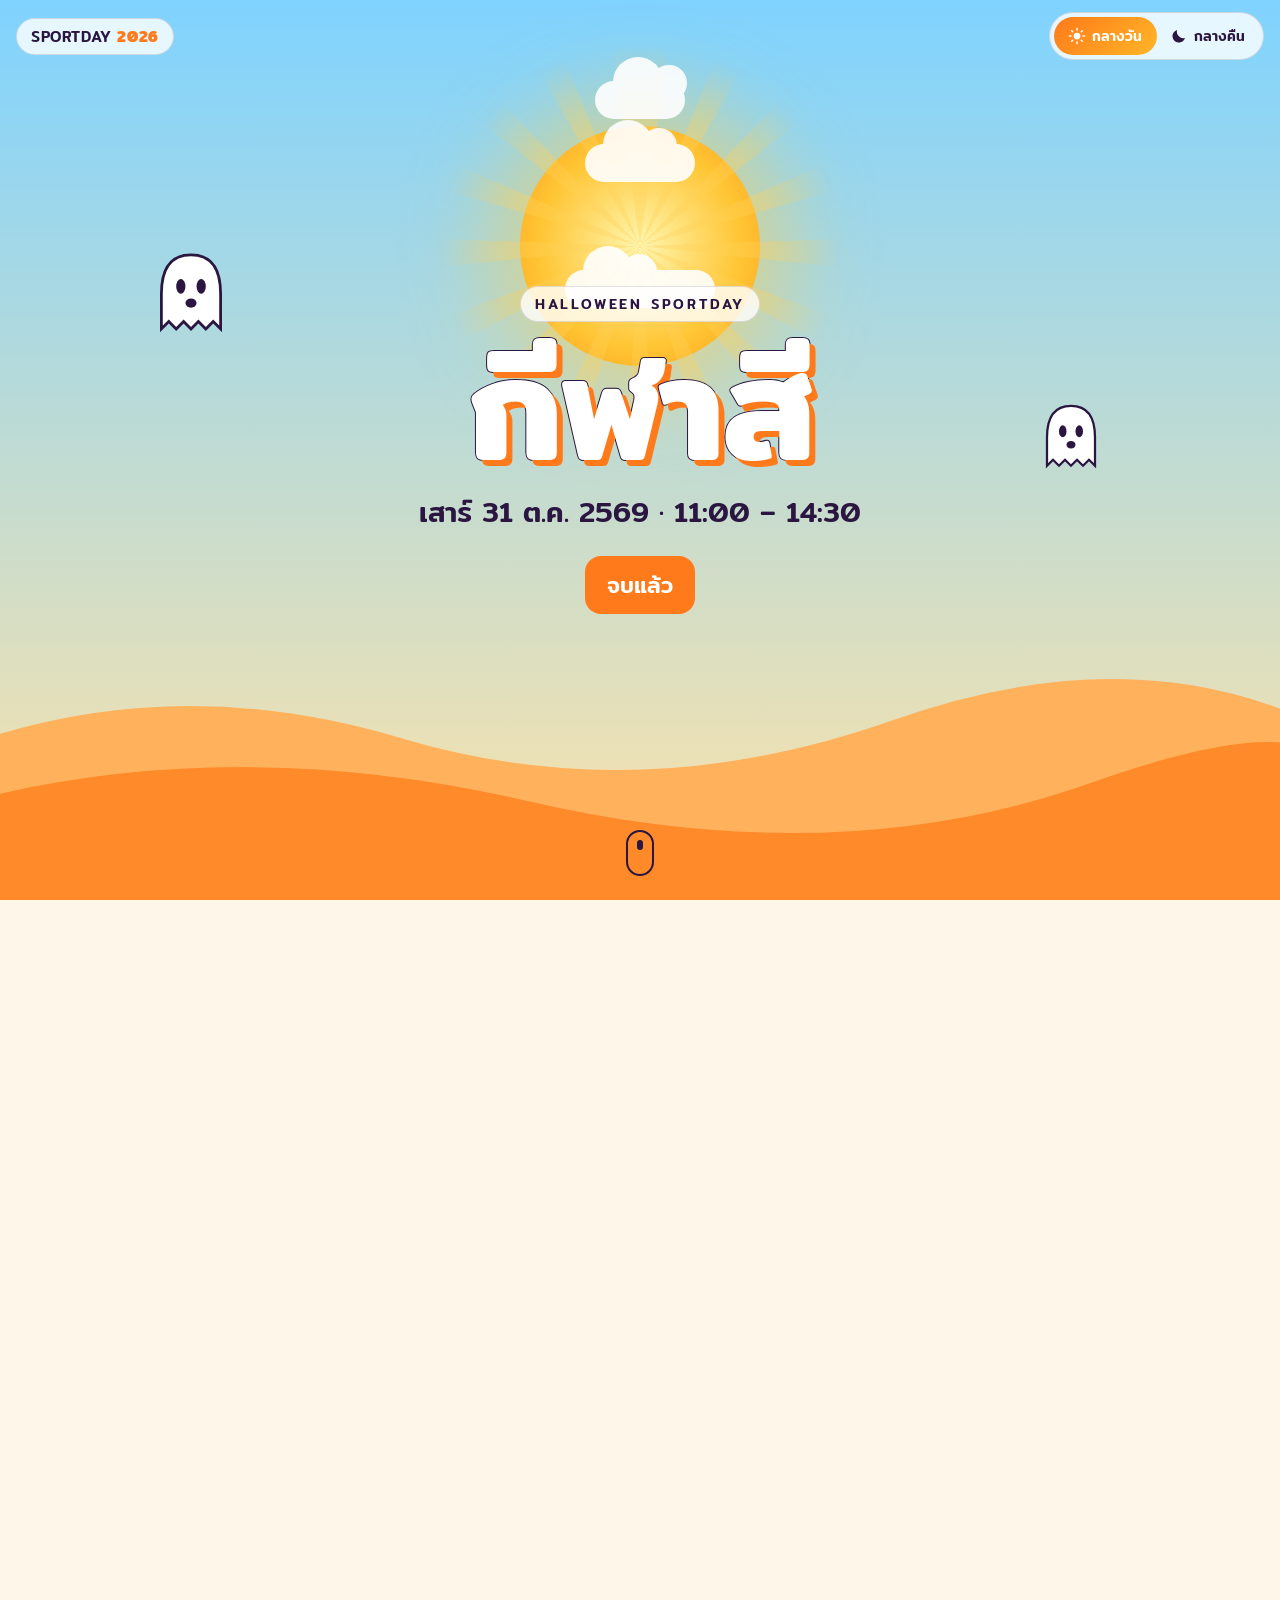
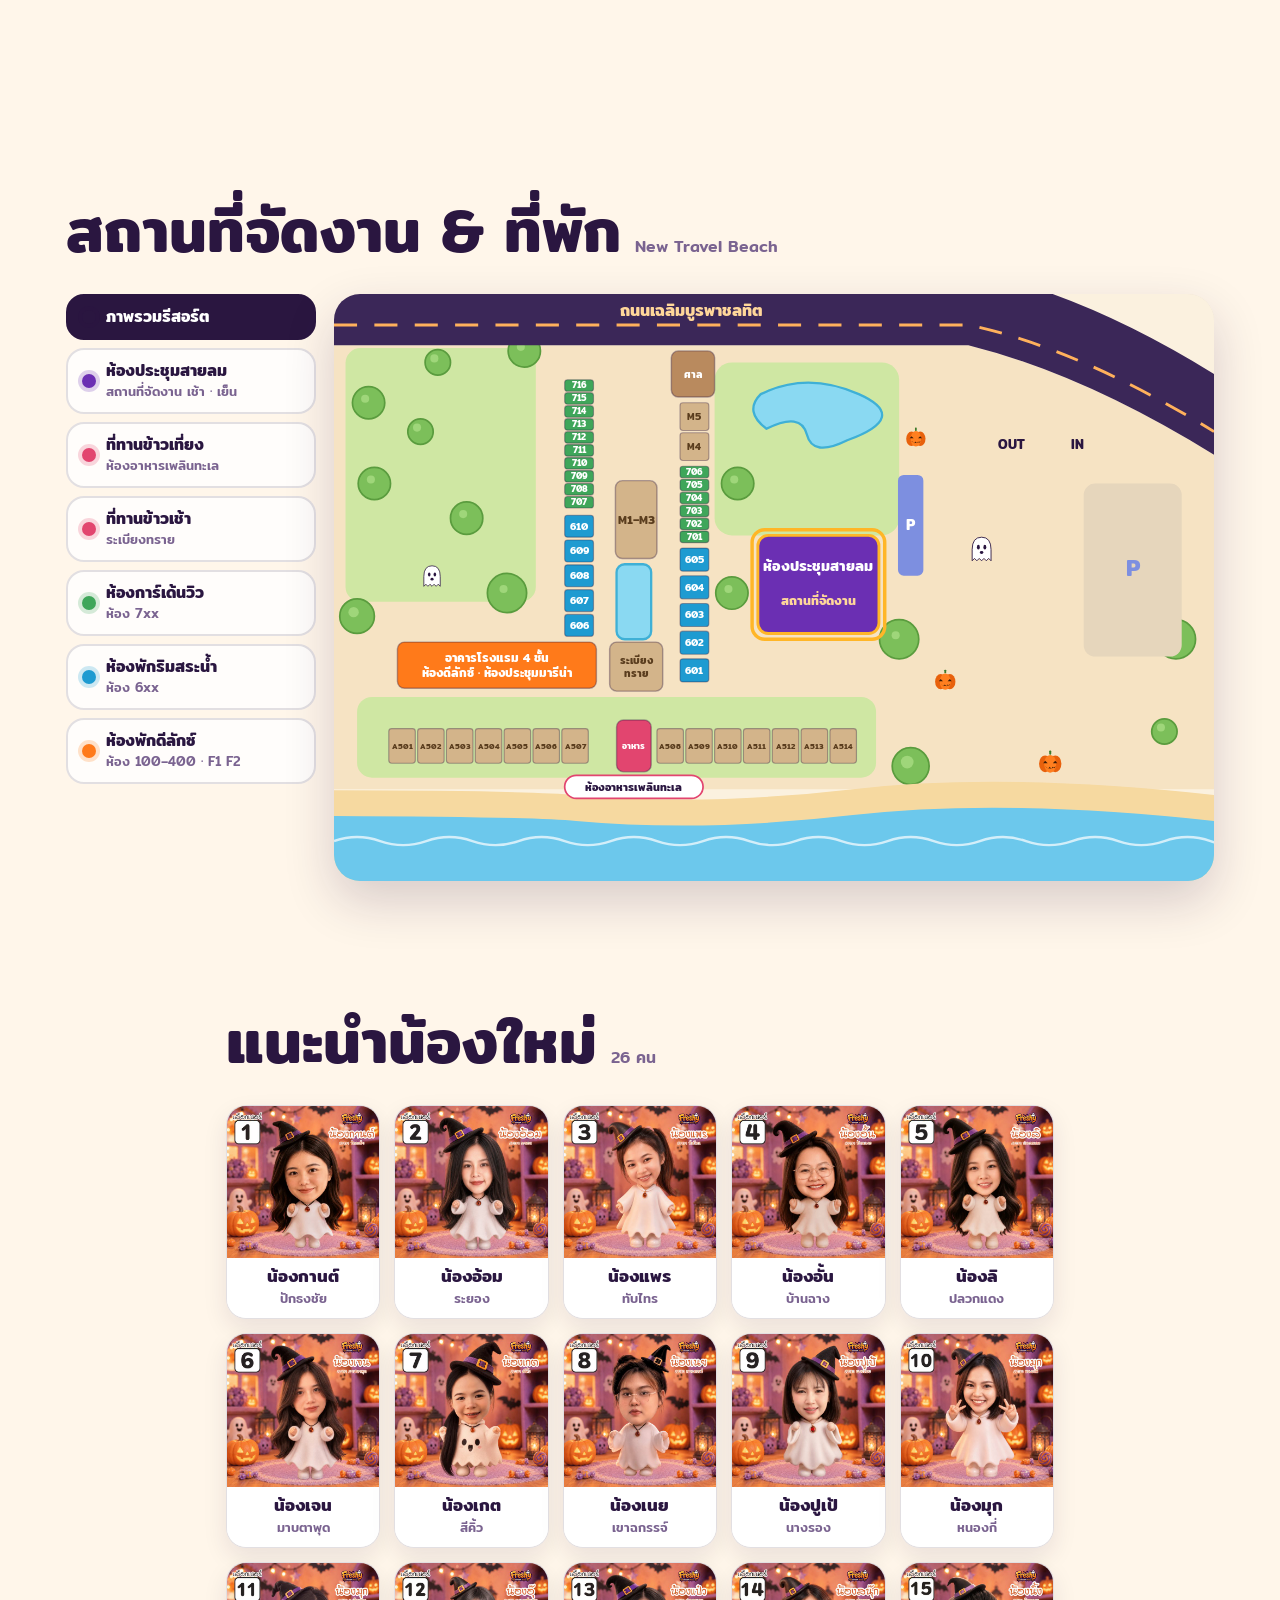
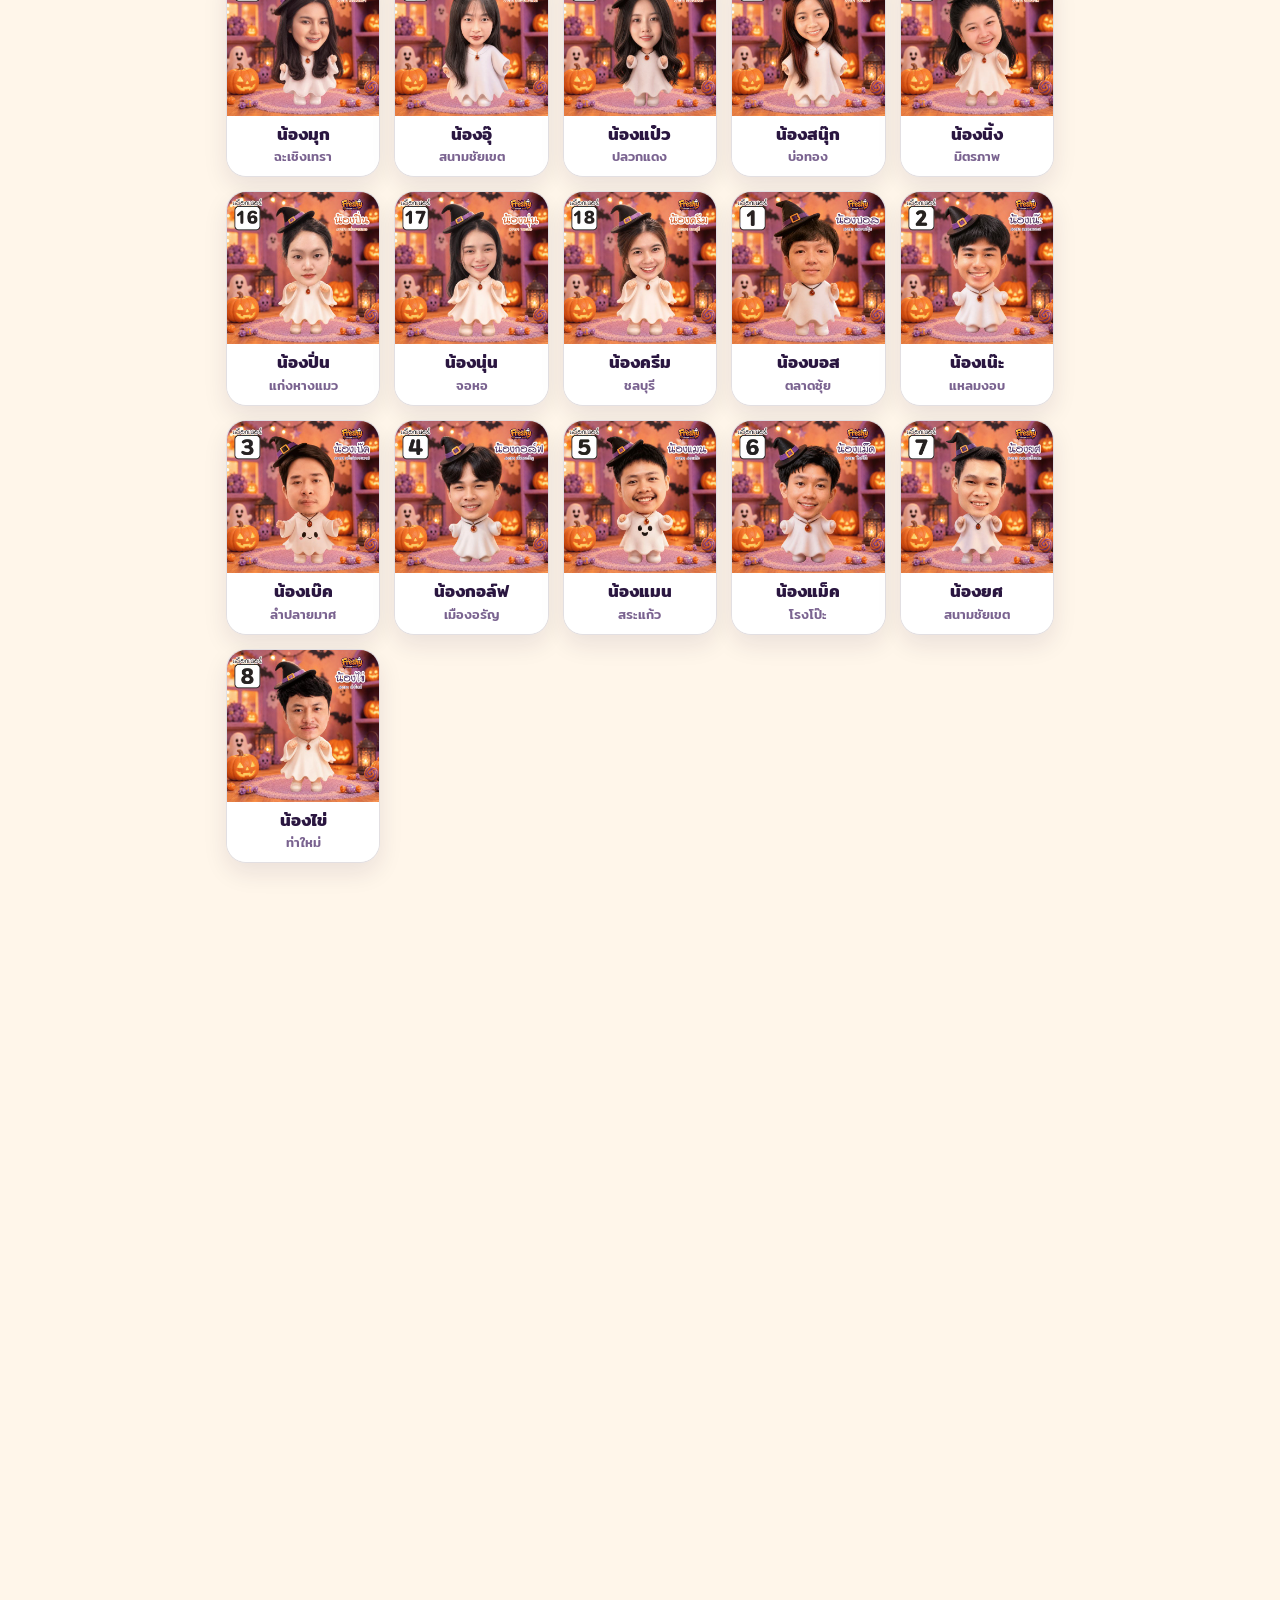
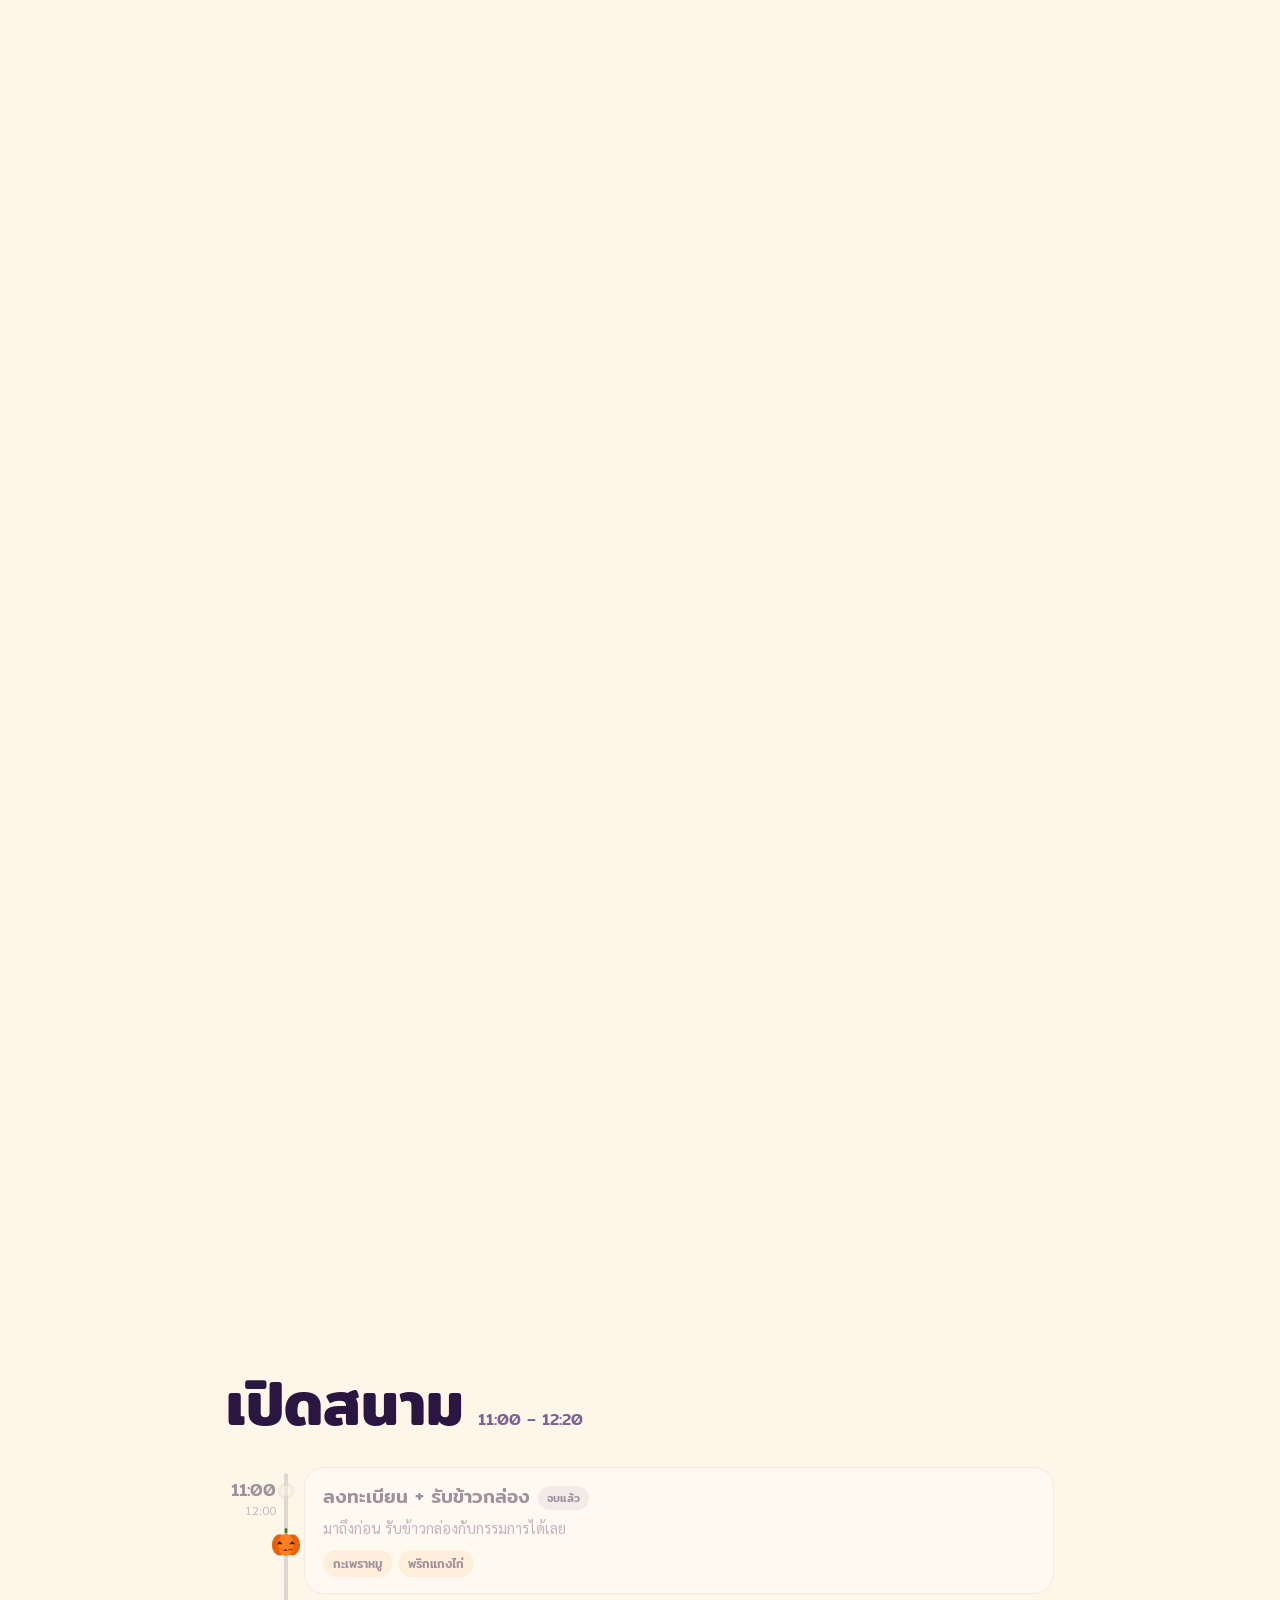
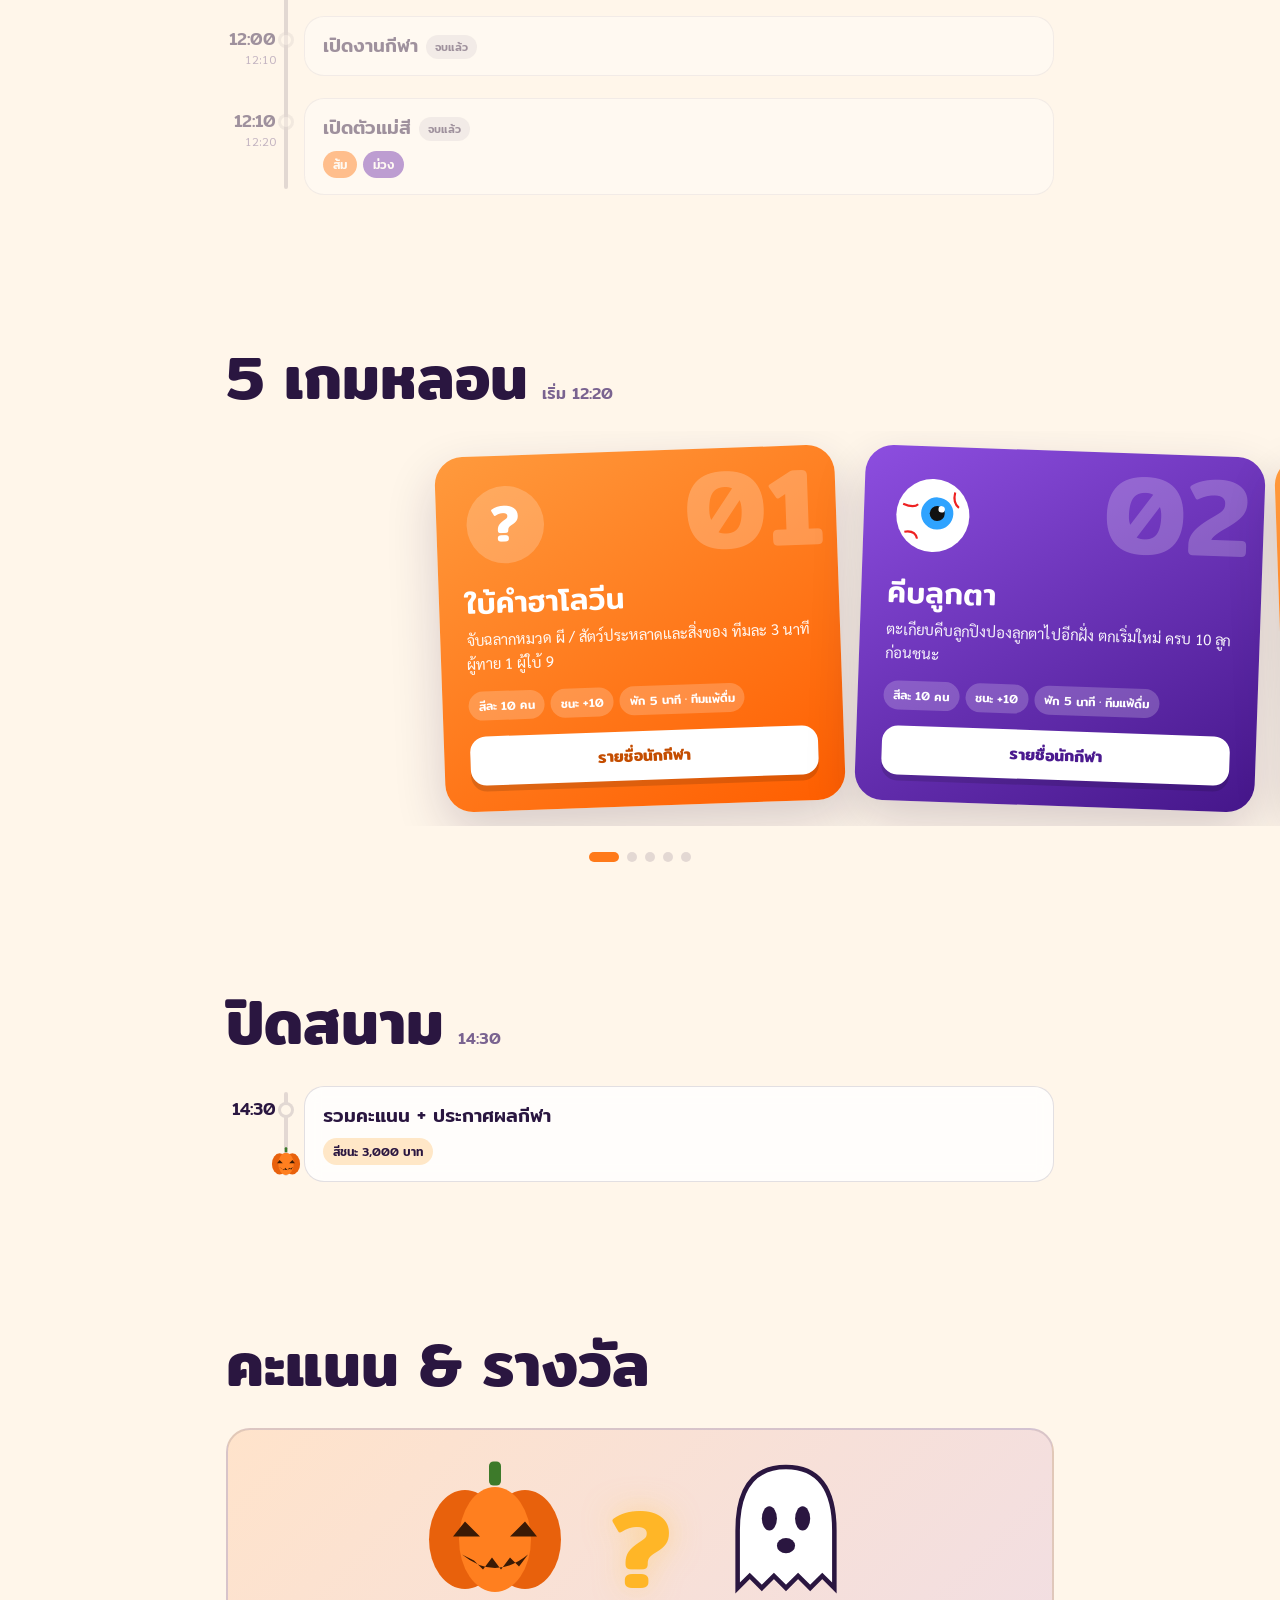
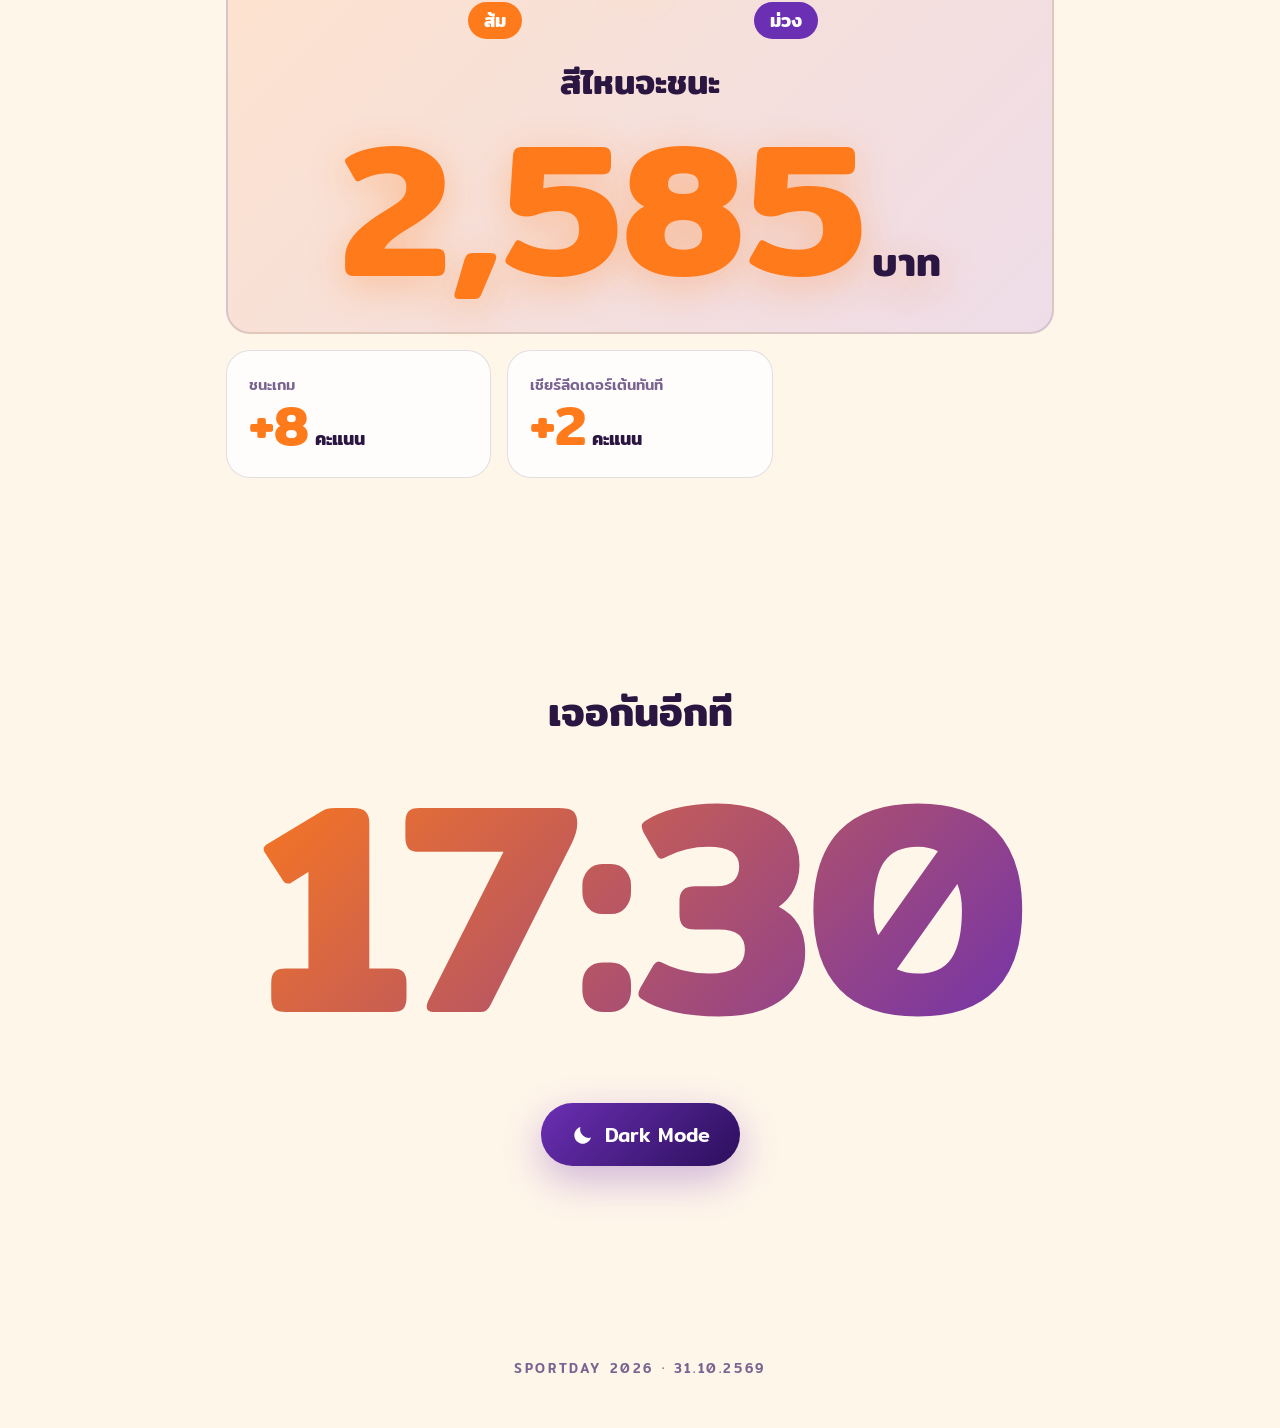
<file: index.html>
<!doctype html>
<html lang="th" data-mode="day">
<head>
<meta charset="utf-8">
<meta name="viewport" content="width=device-width, initial-scale=1">
<title>Sportday 2026 กำหนดการ</title>
<link rel="preconnect" href="https://fonts.googleapis.com">
<link rel="preconnect" href="https://fonts.gstatic.com" crossorigin>
<link href="https://fonts.googleapis.com/css2?family=Mitr:wght@400;500;600&family=Sarabun:wght@400;600&display=swap" rel="stylesheet">
<style>
:root{
  --orange:#ff7a1a; --purple:#6b2fb3; --gold:#ffb627;
  --bg:#fff6ea; --bg2:#ffe7c7; --ink:#2a1640; --muted:#7a6390; --card:#ffffffcc; --line:#2a164022;
  --sky1:#7fd3ff; --sky2:#ffe3a8;
}
html[data-mode="night"]{
  --orange:#ff8a2a; --purple:#a066ff; --gold:#ffc861;
  --bg:#0f0820; --bg2:#1c0f38; --ink:#f3eaff; --muted:#b9a6d6; --card:#1d1238cc; --line:#f3eaff22;
  --sky1:#05020d; --sky2:#3a1670;
}
*{box-sizing:border-box;margin:0;padding:0}
html{scroll-behavior:smooth}
html,body,main{overflow-x:clip}
body{background:var(--bg);color:var(--ink);font-family:"Sarabun",system-ui,sans-serif;transition:background .6s,color .6s}
h1,h2,h3,.k{font-family:"Mitr",sans-serif}
svg{display:block}
[data-show]{display:none}
html[data-mode="day"] [data-show="day"],html[data-mode="night"] [data-show="night"]{display:block}

/* ---------- view transition ---------- */
::view-transition-old(root),::view-transition-new(root){animation:none;mix-blend-mode:normal}
::view-transition-new(root){animation:reveal .9s cubic-bezier(.75,0,.2,1)}
@keyframes reveal{from{clip-path:circle(0 at var(--vx,90%) var(--vy,30px))}to{clip-path:circle(160vmax at var(--vx,90%) var(--vy,30px))}}

/* ---------- top bar ---------- */
.top{position:fixed;inset:0 0 auto 0;z-index:50;display:flex;justify-content:space-between;align-items:center;padding:calc(12px + env(safe-area-inset-top,0px)) 16px 12px;pointer-events:none}
.brand{pointer-events:auto;font:500 15px/1 "Mitr";letter-spacing:.04em;padding:10px 14px;border-radius:99px;background:var(--card);backdrop-filter:blur(10px);border:1px solid var(--line)}
.brand b{color:var(--orange)}
.toggle{pointer-events:auto;position:relative;display:flex;padding:4px;border-radius:99px;background:var(--card);backdrop-filter:blur(10px);border:1px solid var(--line)}
.toggle button{position:relative;z-index:1;display:flex;align-items:center;gap:6px;border:0;background:none;color:var(--ink);font:500 14px "Mitr";padding:8px 14px;border-radius:99px;cursor:pointer;transition:color .4s}
.toggle button svg{width:18px;height:18px}
.toggle .pill{position:absolute;top:4px;bottom:4px;left:4px;width:calc(50% - 4px);border-radius:99px;background:linear-gradient(135deg,var(--orange),var(--gold));transition:transform .5s cubic-bezier(.7,0,.2,1),background .5s}
html[data-mode="night"] .toggle .pill{transform:translateX(100%);background:linear-gradient(135deg,var(--purple),#5a2fb0)}
html[data-mode="day"] .toggle [data-to="day"],html[data-mode="night"] .toggle [data-to="night"]{color:#fff}
.bar{position:fixed;left:0;top:0;height:4px;z-index:60;width:calc(var(--sp,0)*100%);background:linear-gradient(90deg,var(--orange),var(--purple))}

/* ---------- generic sticky scene ---------- */
.scene{position:relative}
.stick{position:sticky;top:0;height:100vh;height:100svh;overflow:hidden}

/* ---------- hero ---------- */
.hero{height:190vh}
.hero .stick{display:grid;place-items:center;text-align:center}
.sky{position:absolute;inset:0;background:linear-gradient(180deg,var(--sky1),var(--sky2))}
.sunset{position:absolute;inset:0;background:linear-gradient(180deg,#ff7a59 0%,#ffb36b 60%,#ffd59e 100%);opacity:calc(var(--p,0)*.9)}
.sun{position:absolute;left:50%;top:calc(14% + var(--p,0)*58%);width:min(34vw,240px);aspect-ratio:1;translate:-50% 0;border-radius:50%;background:radial-gradient(circle,#fff6b0,#ffc533 60%,#ff9a1a);box-shadow:0 0 80px 30px #ffcf4d88}
.sun::before{content:"";position:absolute;inset:-35%;border-radius:50%;background:repeating-conic-gradient(#ffd25a55 0 8deg,transparent 8deg 22deg);animation:spin 40s linear infinite;z-index:-1;mask:radial-gradient(circle,#000 45%,transparent 70%)}
@keyframes spin{to{rotate:360deg}}
.cloud{position:absolute;height:38px;border-radius:40px;background:#fff;opacity:.9;filter:blur(.3px);animation:drift linear infinite}
.cloud::before,.cloud::after{content:"";position:absolute;background:#fff;border-radius:50%}
.cloud::before{width:50px;height:50px;left:18px;top:-24px}.cloud::after{width:36px;height:36px;left:56px;top:-16px}
@keyframes drift{from{transform:translateX(-30vw)}to{transform:translateX(130vw)}}
.hills{position:absolute;left:-5%;right:-5%;bottom:0;height:30%;translate:0 calc(var(--p,0)*-8vh)}
.hills svg{width:100%;height:100%}
.hero-title{position:relative;z-index:3;padding:0 16px;translate:0 calc(var(--p,0)*-28vh);opacity:calc(1 - var(--p,0)*1.6)}
.eyebrow{display:inline-block;font:500 14px "Mitr";letter-spacing:.2em;padding:6px 14px;border-radius:99px;background:var(--card);border:1px solid var(--line);margin-bottom:14px}
.hero h1{font-weight:600;font-size:clamp(52px,13vw,150px);line-height:.92;letter-spacing:-.02em}
.hero h1 span{display:inline-block;padding-top:.3em;margin-top:-.3em;animation:pop .9s cubic-bezier(.2,1.6,.4,1) both;animation-delay:calc(var(--i)*60ms)}
@keyframes pop{from{transform:translateY(60px) scale(.4) rotate(-12deg);opacity:0}}
html[data-mode="day"] .hero h1{color:#fff;-webkit-text-stroke:2px var(--ink);paint-order:stroke fill;text-shadow:6px 6px 0 var(--orange)}
html[data-mode="night"] .hero h1 span{background:linear-gradient(180deg,#ffd27a,#ff7a1a);-webkit-background-clip:text;background-clip:text;color:transparent;filter:drop-shadow(0 0 24px #ff7a1a88)}
.hero h1.night-h{font-size:clamp(46px,11vw,130px)}
.h1-sub{font:500 clamp(24px,5vw,48px) "Mitr";color:#fff;letter-spacing:.04em;margin-top:4px;text-shadow:0 0 20px #a066ff}
.hero .date{margin-top:16px;font:500 clamp(18px,3.4vw,28px) "Mitr"}
.cd{display:flex;gap:10px;justify-content:center;margin-top:22px}
.cd div{min-width:68px;padding:10px 8px;border-radius:16px;background:var(--card);backdrop-filter:blur(8px);border:1px solid var(--line)}
.cd b{display:block;font:500 30px/1 "Mitr";font-variant-numeric:tabular-nums}
.cd small{font-size:12px;color:var(--muted)}
.cd .state{font:500 22px "Mitr";padding:12px 22px;color:#fff;background:var(--orange);border:0}
.scrollcue{position:absolute;bottom:24px;left:50%;translate:-50% 0;z-index:3;width:28px;height:46px;border:2px solid var(--ink);border-radius:20px;opacity:calc(1 - var(--p,0)*4)}
.scrollcue::after{content:"";position:absolute;left:50%;top:8px;width:6px;height:10px;margin-left:-3px;border-radius:3px;background:var(--ink);animation:cue 1.6s infinite}
@keyframes cue{to{transform:translateY(16px);opacity:0}}
.floaty{position:absolute;z-index:2;animation:bob 4s ease-in-out infinite}
@keyframes bob{50%{transform:translateY(-18px) rotate(4deg)}}
.rise{translate:0 calc((1 - var(--p,0))*30vh)}

/* night hero */
.stars i{position:absolute;width:2px;height:2px;background:#fff;border-radius:50%;animation:tw 3s ease-in-out infinite}
@keyframes tw{50%{opacity:.2;transform:scale(.6)}}
.moon{position:absolute;right:12%;top:12%;width:min(38vw,260px);aspect-ratio:1;border-radius:50%;background:radial-gradient(circle at 35% 35%,#ffe2a6,#ffab3d 55%,#e2741c);box-shadow:0 0 90px 30px #ff8a2a66;scale:calc(1 + var(--p,0)*1.4);translate:calc(var(--p,0)*-20vw) calc(var(--p,0)*12vh)}
.moon::after{content:"";position:absolute;inset:0;border-radius:50%;background:radial-gradient(circle at 62% 38%,#c7651b38 0 9%,#0000 10%),radial-gradient(circle at 36% 64%,#c7651b30 0 7%,#0000 8%),radial-gradient(circle at 70% 70%,#c7651b28 0 5%,#0000 6%)}
.castle{position:absolute;left:0;right:0;bottom:0;height:42%;translate:0 calc(var(--p,0)*-6vh)}
.castle svg{width:100%;height:100%}
.fog{position:absolute;left:-10%;right:-10%;bottom:-20px;height:30%;background:radial-gradient(ellipse at 30% 100%,#b28cff55,transparent 60%),radial-gradient(ellipse at 75% 100%,#ff8a2a33,transparent 60%);filter:blur(10px);animation:fog 9s ease-in-out infinite alternate}
@keyframes fog{to{transform:translateX(6%)}}
.bat{position:fixed;z-index:40;width:60px;pointer-events:none;color:#0b0616;animation:fly 9s linear forwards}
html[data-mode="night"] .bat{color:#1a0d33;filter:drop-shadow(0 0 6px #ff8a2a)}
.bat svg{animation:flap .25s ease-in-out infinite alternate}
@keyframes flap{to{transform:scaleY(.4)}}
@keyframes fly{from{transform:translate(-80px,var(--y0))}to{transform:translate(110vw,var(--y1))}}
.glow{position:fixed;inset:0;z-index:1;pointer-events:none;background:radial-gradient(260px circle at var(--mx,50%) var(--my,50%),#ff8a2a1f,transparent 70%)}
html[data-mode="day"] .glow{display:none}

/* ---------- VS ---------- */
.vs{height:220vh}
.vs .stick{display:flex}
.side{flex:1;position:relative;overflow:hidden;display:flex;flex-direction:column;justify-content:space-between;align-items:center;gap:6px;color:#fff;text-align:center;padding:max(76px,11vh) 12px 0}
.side h2{font-weight:600;font-size:clamp(26px,5.6vw,72px);line-height:1.15;padding-top:.15em}
.side .sub{font:500 clamp(14px,2.4vw,20px) "Mitr";opacity:.9}
.side.o{background:radial-gradient(circle at 30% 30%,#ffa04d,#ff6a00);translate:calc((1 - min(var(--p,0)*2.2,1))*-100%) 0}
.side.p{background:radial-gradient(circle at 70% 30%,#8f4ee0,#4b1a8f);translate:calc((1 - min(var(--p,0)*2.2,1))*100%) 0}
.crew{position:relative;width:100%;flex:1;display:flex;justify-content:center;align-items:flex-end;margin-top:auto}
.crew::before{content:"";position:absolute;left:50%;bottom:0;translate:-50% 0;width:min(70%,60vh);aspect-ratio:1;border-radius:50%;background:radial-gradient(#ffffff70,#fff0 68%)}
.m{position:relative;width:min(40%,42vh);margin:0 -9%;--d:0;translate:0 calc((1 - clamp(0,calc((var(--p,0) - .2 - var(--d))*4),1))*110%)}
.m img{display:block;width:100%;filter:drop-shadow(0 12px 22px #0006)}
.m.boss{width:min(54%,58vh);z-index:2}
.m.l,.m.r{--d:.08;filter:brightness(.94)}
.m b{position:absolute;left:50%;bottom:7%;translate:-50% 0;white-space:nowrap;font:600 clamp(12px,1.5vw,16px) "Mitr";padding:3px 12px;border-radius:99px;background:#fff;color:#1a0d2e;box-shadow:0 6px 16px #0004}
.m.l b{left:34%}.m.r b{left:66%}
.m.boss b{bottom:9%;font-size:clamp(14px,1.9vw,20px);padding:4px 16px 5px;background:#1a0d2e;color:#fff}
.m.boss b small{display:block;font:600 .62em "Mitr";letter-spacing:.06em;color:var(--tc)}
.side.o{--tc:#ffa04d}.side.p{--tc:#c79bff}
.vsbadge{position:absolute;left:50%;top:34%;translate:-50% -50%;width:min(28vw,170px);aspect-ratio:1;border-radius:50%;display:grid;place-items:center;background:#fff;color:var(--ink);font:600 clamp(40px,8vw,72px) "Mitr";box-shadow:0 0 0 10px #ffffff55,0 20px 60px #0005;scale:clamp(0,calc((var(--p,0) - .45)*5),1);rotate:calc((1 - clamp(0,calc((var(--p,0) - .45)*5),1))*-180deg)}
.dress{position:absolute;left:50%;top:14px;z-index:3;translate:-50% 0;white-space:nowrap;text-align:center;font:600 18px "Mitr";padding:10px 22px;border-radius:22px;background:#1a0d2e;color:#fff;opacity:clamp(0,calc((var(--p,0) - .6)*5),1)}
@media (max-width:700px){
  .vs .stick{flex-direction:column}
  .side{padding-top:14px}
  .side.o{padding-top:132px}
  .dress{top:62px}
  .side h2{font-size:clamp(24px,7vw,34px)}
  .crew::before{width:min(80%,34vh)}
  .m{width:min(40%,24vh)}.m.boss{width:min(54%,32vh)}
  .vsbadge{top:63%;left:auto;right:-14px;width:68px;font-size:30px}
}
.dress small{display:block;font:500 14px "Mitr";color:#f3eaffcc;margin-top:2px}
.dress i{display:inline-block;width:10px;height:10px;border-radius:50%;margin:0 4px 0 10px;vertical-align:middle}

/* ---------- sections ---------- */
.wrap{max-width:860px;margin:0 auto;padding:0 16px}
.sec{padding:90px 0 40px;position:relative;z-index:2}
.sec-h{display:flex;flex-wrap:wrap;align-items:baseline;column-gap:14px;row-gap:6px;margin-bottom:34px}
.sec-h h2{font-weight:600;font-size:clamp(34px,6vw,60px);line-height:1}
.sec-h span{font:500 16px "Mitr";color:var(--muted)}

/* timeline */
.tl{position:relative;list-style:none;padding-left:78px}
.tl::before,.tl .fill{content:"";position:absolute;left:58px;top:6px;width:4px;border-radius:4px}
.tl::before{bottom:6px;background:var(--line)}
.tl .fill{height:calc(var(--p,0)*(100% - 12px));background:linear-gradient(var(--orange),var(--purple))}
.tl .runner{position:absolute;left:44px;top:calc(var(--p,0)*(100% - 40px));width:32px;transition:top .1s linear}
.tl-item{position:relative;margin-bottom:22px;opacity:0;transform:translateX(60px) rotate(2deg);transition:all .8s cubic-bezier(.2,.9,.3,1.2)}
.tl-item.in{opacity:1;transform:none}
.tl-time{position:absolute;left:-78px;top:14px;width:50px;text-align:right;font:500 17px/1 "Mitr"}
.tl-time small{display:block;font:400 12px "Sarabun";color:var(--muted);margin-top:4px}
.tl-dot{position:absolute;left:-26px;top:16px;width:16px;height:16px;border-radius:50%;background:var(--bg);border:3px solid var(--line);transition:all .4s}
.tl-item.lit .tl-dot{border-color:var(--orange);background:var(--orange);box-shadow:0 0 0 6px #ff7a1a33}
.card{background:var(--card);border:1px solid var(--line);border-radius:20px;padding:16px 18px;backdrop-filter:blur(8px);transition:transform .3s,box-shadow .3s}
.card:hover{transform:translateY(-3px) rotate(-.4deg);box-shadow:0 14px 30px #2a164018}
.card h3{font-weight:500;font-size:19px;line-height:1.3}
.card p{margin-top:6px;color:var(--muted);line-height:1.6;font-size:15px}
.tags{display:flex;flex-wrap:wrap;gap:6px;margin-top:10px}
.tag{font:500 12px "Mitr";padding:4px 10px;border-radius:99px;background:var(--bg2);color:var(--ink)}
.tags:empty{display:none}
.tag.o{background:var(--orange);color:#fff}.tag.p{background:var(--purple);color:#fff}
.st{display:none;margin-left:8px;vertical-align:middle;font:500 11px "Mitr";padding:3px 9px;border-radius:99px}
.tl-item.live .card{border:2px solid var(--orange);box-shadow:0 0 0 6px #ff7a1a22}
.tl-item.live .st{display:inline-block;background:var(--orange);color:#fff;animation:pulse 1.2s infinite}
.tl-item.past{opacity:.45}
.tl-item.past .st{display:inline-block;background:var(--line)}
@keyframes pulse{50%{opacity:.5}}

/* games horizontal */
.games{padding:90px 0 40px;z-index:2}
.games-h{padding:0 16px;max-width:860px;width:100%;margin:0 auto 24px}
.track{position:relative;display:flex;gap:20px;padding:20px max(16px,calc(50% - 200px));overflow-x:auto;scroll-snap-type:x mandatory;scrollbar-width:none;-webkit-overflow-scrolling:touch}
.track::-webkit-scrollbar{display:none}
.game{scroll-snap-align:center}
.dots i{cursor:pointer}
.game{width:min(78vw,400px);flex:none;border-radius:28px;padding:26px;color:#fff;position:relative;overflow:hidden;box-shadow:0 20px 50px #2a164030;rotate:calc(var(--r)*1deg)}
.game:nth-child(odd){background:linear-gradient(150deg,#ff9a3d,#ff5e00)}
.game:nth-child(even){background:linear-gradient(150deg,#8d4ee0,#45168a)}
.game .num{font:600 110px/0.8 "Mitr";opacity:.22;position:absolute;right:14px;top:16px}
.game .ic{width:86px;height:86px;margin-bottom:18px}
.game h3{font-weight:500;font-size:30px;margin:10px 0 8px;line-height:1.1}
.game p{line-height:1.6;opacity:.95;font-size:15px}
.game .meta{display:flex;flex-wrap:wrap;gap:6px;margin-top:16px}
.game .meta span{font:500 12px "Mitr";padding:5px 10px;border-radius:99px;background:#fff3}
.game{cursor:pointer}
.roster-btn{margin-top:16px;width:100%;padding:12px;border:0;border-radius:16px;cursor:pointer;background:#fff;font:600 16px "Mitr";color:var(--ink);box-shadow:0 6px 0 #0002}
.game:nth-child(odd) .roster-btn{color:#c44d00}.game:nth-child(even) .roster-btn{color:#4b1a8f}
.roster-pop{position:fixed;inset:0;z-index:100;display:none;place-items:center;padding:16px;background:#05020dcc}
.roster-pop.open{display:grid;animation:fadein .25s}
.roster-wrap{position:relative;width:min(100%,560px)}
.roster-x{position:absolute;right:-8px;top:-18px;z-index:2;width:62px;height:62px;border-radius:50%;border:4px solid #fff;cursor:pointer;display:grid;place-items:center;color:#fff;background:radial-gradient(circle at 35% 30%,#ff7a85,#e8203a 60%,#b80f27);box-shadow:0 6px 0 #8a0a1c,0 14px 26px #0006;animation:xpop .5s .15s cubic-bezier(.2,1.8,.4,1) both;transition:translate .15s,box-shadow .15s}
.roster-x svg{width:30px;height:30px}
.roster-x:hover{rotate:90deg;transition:rotate .3s}
.roster-x:active{translate:0 4px;box-shadow:0 2px 0 #8a0a1c,0 8px 16px #0006}
@keyframes xpop{from{scale:0;rotate:-180deg}}
.roster-card{width:100%;max-height:86vh;overflow:auto;overscroll-behavior:contain;padding:20px;border-radius:26px;background:#fff6ea;color:#2a1640;animation:zoomin .35s cubic-bezier(.2,1.4,.4,1)}
.roster-card>b{display:flex;align-items:baseline;flex-wrap:wrap;gap:4px 10px;font:600 28px/1.2 "Mitr";margin-bottom:14px}
.roster-card>b small{font:500 15px "Mitr";color:#7a6390}
.rs-cols{display:grid;grid-template-columns:1fr 1fr;gap:10px}
.rs{border-radius:18px;padding:12px;color:#fff}
.rs.o{background:linear-gradient(160deg,#ff9a3d,#ff5e00)}.rs.p{background:linear-gradient(160deg,#8d4ee0,#45168a)}
.rs h4{font:600 15px/1.25 "Mitr";margin-bottom:8px}
.rs ol{list-style:none;display:flex;flex-direction:column;gap:5px}
.rs li{padding:6px 10px;border-radius:12px;background:#fff2;font:600 16px/1.2 "Mitr"}
.rs li small{display:block;font:500 12px "Mitr";opacity:.85}
.dots{display:flex;gap:8px;justify-content:center;margin-top:26px}
.dots i{width:10px;height:10px;border-radius:99px;background:var(--line);transition:all .3s}
.dots i.on{width:30px;background:var(--orange)}

/* prizes */
.prizes{display:grid;grid-template-columns:repeat(auto-fit,minmax(220px,1fr));gap:16px}
.prize{border-radius:24px;padding:22px;background:var(--card);border:1px solid var(--line);opacity:0;transform:translateY(40px) scale(.95);transition:all .7s cubic-bezier(.2,.9,.3,1.3)}
.prize.in{opacity:1;transform:none}
.prize .lbl{font:500 15px "Mitr";color:var(--muted)}
.prize .amt{font:600 clamp(38px,7vw,54px)/1.1 "Mitr";color:var(--orange);font-variant-numeric:tabular-nums}
.prize .amt small{font-size:18px;color:var(--ink);margin-left:6px}
.prize .x{font:500 14px "Mitr"}
.win{grid-column:1/-1;text-align:center;padding:28px 16px 30px;background:linear-gradient(135deg,#ff7a1a26,#8d4ee026);border:2px solid var(--line)}
.win-vs{display:flex;align-items:center;justify-content:center;gap:clamp(10px,4vw,40px)}
.wv{display:flex;flex-direction:column;align-items:center;gap:8px;animation:lead 2.4s ease-in-out infinite}
.wv.p{animation-delay:-1.2s}
.wv svg{width:clamp(90px,24vw,150px);height:clamp(82px,22vw,136px)}
.wv span{font:600 18px "Mitr";padding:4px 16px;border-radius:99px;color:#fff}
.wv.o span{background:var(--orange)}.wv.p span{background:var(--purple)}
@keyframes lead{0%,100%{scale:.82;opacity:.65}50%{scale:1.12;opacity:1;translate:0 -10px}}
.wq{font:600 clamp(60px,15vw,110px)/1 "Mitr";color:var(--gold);text-shadow:0 0 30px #ffc86188;animation:wq 1.2s ease-in-out infinite alternate}
@keyframes wq{from{rotate:-12deg}to{rotate:12deg;scale:1.15}}
.win .lbl{font:600 clamp(24px,5vw,34px) "Mitr";color:var(--ink);margin-top:16px}
.win .amt{font-size:clamp(84px,24vw,190px);line-height:1;margin-top:4px;text-shadow:0 10px 40px #ff7a1a55}
.win .amt small{font-size:clamp(24px,5vw,40px)}

/* day: hotel map */
.wrap.wider{max-width:1180px}
.hotel-ui{display:grid;grid-template-columns:250px minmax(0,1fr);gap:18px;align-items:start}
.lm{display:flex;flex-direction:column;gap:8px;position:sticky;top:80px}
.lm button{display:grid;grid-template-columns:auto 1fr;align-items:center;column-gap:10px;text-align:left;cursor:pointer;padding:11px 14px;border-radius:18px;border:2px solid var(--line);background:var(--card);color:var(--ink);transition:border-color .2s,background .2s,translate .2s}
.lm button:hover{translate:4px 0}
.lm i{grid-row:span 2;width:14px;height:14px;border-radius:50%;background:var(--c);box-shadow:0 0 0 4px color-mix(in srgb,var(--c) 22%,transparent)}
.lm b{font:600 16px/1.25 "Mitr"}
.lm small{grid-column:2;font:500 13px "Mitr";color:var(--muted)}
.lm button.on{background:var(--ink);border-color:var(--ink);color:#fff}
.lm button.on small{color:#fff9}
.hotel-main{display:flex;flex-direction:column;gap:12px;min-width:0}
.hotel-view{position:relative;border-radius:26px;overflow:hidden;background:#fbf1df;box-shadow:0 20px 50px #2a164030,inset 0 0 0 3px #2a164014}
.hotel-map{display:block;width:100%;aspect-ratio:3/2;touch-action:pan-y}
.hotel-map text{font-family:"Mitr",sans-serif}
.hotel-map .room{opacity:0;scale:.4;transform-box:fill-box;transform-origin:center;transition:opacity .4s,scale .5s cubic-bezier(.2,1.6,.4,1);transition-delay:calc(var(--i)*22ms)}
.hotel-map.in .room{opacity:1;scale:1}
.hotel-map .pick>*{transition:fill .35s,opacity .35s}
.hotel-view.focus .hotel-map .pick:not(.lit):not(.hit)>rect{fill:#ddd6e4}
.hotel-view.focus .hotel-map .pick:not(.lit):not(.hit) text{fill:#a59cb2}
.hotel-view.focus .hotel-map .pick:not(.lit):not(.hit) .venue-ring{opacity:0}
@media (max-width:760px){
  .hotel-ui{grid-template-columns:1fr;gap:12px}
  .lm{position:static;flex-direction:row;overflow-x:auto;margin:0 -16px;padding:2px 16px 6px;scrollbar-width:none}
  .lm::-webkit-scrollbar{display:none}
  .lm button{flex:none;padding:8px 13px;border-radius:99px}
  .lm button:hover{translate:none}
  .lm small{display:none}
  .lm i{grid-row:auto;width:11px;height:11px}
  .lm b{font-size:15px;white-space:nowrap}
  .hotel-map{aspect-ratio:1}
}
.found:empty{display:none}
.rp{padding:16px 18px;border-radius:22px;background:var(--card);border:2px solid var(--ink);animation:fcin .45s cubic-bezier(.2,1.5,.4,1) both}
@keyframes fcin{from{opacity:0;transform:translateY(20px) scale(.94)}}
.rp-h{display:flex;align-items:baseline;gap:10px;margin-bottom:10px}
.rp-h b{font:600 30px/1 "Mitr";font-variant-numeric:tabular-nums}.rp-h span{font:500 14px "Mitr";color:var(--muted)}
.rp ul{list-style:none;display:grid;grid-template-columns:repeat(auto-fill,minmax(130px,1fr));gap:8px}
.rp li{display:flex;align-items:center;gap:8px;padding:8px 12px;border-radius:14px;background:var(--bg2);font:600 16px/1.2 "Mitr"}
.rp li small{display:block;font:500 12px "Mitr";color:var(--muted)}
.rp li i{flex:none;width:12px;height:12px;border-radius:50%;background:#b9aec6}
.rp li.o i{background:var(--orange)}.rp li.p i{background:var(--purple)}
.rp-none{font:500 15px "Mitr";color:var(--muted)}
.zoom-btn{position:absolute;right:12px;top:12px;z-index:2;width:46px;height:46px;border-radius:50%;border:0;cursor:pointer;display:none;place-items:center;background:var(--ink);color:#fff;box-shadow:0 8px 20px #2a164055}
.zoom-btn svg{width:24px;height:24px}
.zoom-btn.show{display:grid}
.zoom-btn .zi,.zoom-btn.out .zo{display:none}.zoom-btn.out .zi{display:block}
.hotel-map .room{cursor:pointer}
.tp-grid [data-room]{cursor:pointer}
.hotel-map .room.hit>rect{fill:#ffd23f;stroke:#2a1640;stroke-width:4;animation:hit .6s ease-in-out infinite alternate}
.hotel-map .room.hit text{fill:#2a1640}
@keyframes hit{to{fill:#ff8a2a}}
.hotel-map .venue-ring{transform-box:fill-box;transform-origin:center;animation:ring2 1.8s ease-out infinite}
@keyframes ring2{from{scale:1;opacity:1}to{scale:1.18;opacity:0}}
.hotel-map .tower{cursor:pointer}
.hotel-view[data-view="resort"] .tower-plan,.hotel-view[data-view="tower"] .hotel-map{display:none}
.tower-plan{overflow-x:auto;padding:16px;animation:fadein .35s;scrollbar-width:thin}
.tp-in{min-width:780px}
.tp-sea{display:grid;place-items:center;padding:10px;border-radius:16px;margin-bottom:8px;background:linear-gradient(90deg,#5cc3ea,#9fe0f5,#5cc3ea);font:600 20px "Mitr";color:#fff;text-shadow:0 2px 0 #2a8fc066}
.tp-grid{display:grid;gap:4px;grid-template-columns:58px repeat(4,1fr) 6px repeat(11,1fr);grid-auto-rows:50px}
.tp-grid>div{display:grid;place-items:center;border-radius:10px;font:600 16px "Mitr";color:#fff;background:#ff7a1a;box-shadow:inset 0 -4px 0 #0002;transition:background .35s,color .35s}
.tp-grid .fl{position:sticky;left:0;z-index:2;background:#fbf1df;box-shadow:none;color:#2a1640;font-size:15px}
.tp-grid .gap{background:none;box-shadow:none}
.tp-grid .hall,.tp-grid .lobby{background:#efe4ff;color:#6b2fb3;box-shadow:none;font-size:15px;text-align:center;line-height:1.2}
.tp-grid .lobby{font-size:20px}
.hotel-view.focus .tp-grid [data-room]:not(.hit){background:#e6e0ec;color:#aaa1b6;box-shadow:none}
.tp-grid .hit{position:relative;z-index:1;background:#ffd23f;color:#2a1640;outline:3px solid #2a1640;animation:tphit .6s ease-in-out infinite alternate}
@keyframes tphit{to{background:#ff8a2a;color:#fff;scale:1.1}}
.newbies{display:grid;grid-template-columns:repeat(auto-fill,minmax(150px,1fr));gap:14px}
.nb{margin:0;border-radius:20px;overflow:hidden;background:var(--card);border:1px solid var(--line);box-shadow:0 10px 24px #2a164018;opacity:0;transform:translateY(30px) scale(.9);transition:all .6s cubic-bezier(.2,1.4,.4,1);transition-delay:calc(var(--i)*35ms)}
.newbies.in .nb{opacity:1;transform:none}
.nb img{display:block;width:100%;aspect-ratio:1;object-fit:cover;cursor:zoom-in;transition:scale .3s}
.nb:hover img{scale:1.05}
.nb figcaption{position:relative;padding:8px 10px 10px;text-align:center;background:var(--card)}
.nb b{display:block;font:600 17px/1.2 "Mitr"}
.nb span{font:500 13px "Mitr";color:var(--muted)}
@media (max-width:600px){.newbies{grid-template-columns:repeat(3,minmax(0,1fr));gap:8px}.nb{border-radius:14px}.nb figcaption{padding:5px 4px 7px}.nb b{font-size:14px}.nb span{font-size:11px}}
.hotel-map .wave{animation:wave 3s ease-in-out infinite alternate}
@keyframes wave{to{translate:-40px 6px}}

/* night: route */
.route{position:relative;z-index:2;padding:40px 0}
.road{position:absolute;inset:40px 0;width:100%;height:calc(100% - 80px);overflow:visible}
.road path{fill:none;stroke-linecap:round}
.road .base{stroke:#ffffff12;stroke-width:44}
.road .dash{stroke:#ffc86166;stroke-width:3;stroke-dasharray:2 14}
.road .done{stroke:var(--orange);stroke-width:6;filter:drop-shadow(0 0 6px #ff8a2a)}
.stop{position:relative;z-index:1;height:90vh;display:flex;align-items:center;padding:0 16px}
.stop:nth-of-type(even){justify-content:flex-end}
.box{width:min(58%,460px);padding:20px;border-radius:26px;background:var(--card);border:1px solid var(--line);backdrop-filter:blur(10px);opacity:0;transform:translateY(50px) scale(.9);transition:all .7s cubic-bezier(.2,.9,.3,1.3)}
.stop.here .box{opacity:1;transform:none}
.box h3{font-weight:500;font-size:clamp(24px,4vw,36px);margin-top:14px}
.box.reg{background:linear-gradient(150deg,#ff9a3d,#ff5e00);border:0;color:#fff;box-shadow:0 20px 60px #ff6a0055}
.big-t{font:600 clamp(64px,14vw,150px)/.95 "Mitr";letter-spacing:-.03em}
.big-l{font:500 clamp(30px,6vw,60px)/1.2 "Mitr"}
.box.reg .tag{background:#fff3;color:#fff}.box.reg .tag.o{background:#2a1640}
.shot{position:relative;aspect-ratio:4/3;border-radius:18px;overflow:hidden;display:grid;place-items:center;background:radial-gradient(circle at 30% 20%,#7c3fe0,#2a1050);color:#ffc861}
.shot .ph{width:30%;height:30%}
.shot img{position:absolute;inset:0;width:100%;height:100%;object-fit:cover}
.eyebrow2{display:inline-block;font:500 12px "Mitr";letter-spacing:.12em;color:var(--gold);margin-bottom:10px}
.yant-row{display:flex;align-items:center;gap:12px;margin-top:14px;font:500 clamp(16px,2.6vw,20px)/1.35 "Mitr"}
.yant{width:34px;flex:none;transform-origin:50% 0;animation:sway2 2.4s ease-in-out infinite}
@keyframes sway2{50%{rotate:8deg}}
.stop .box-wide{width:min(90%,680px)}
.wide{display:block;width:100%;height:auto;cursor:zoom-in;filter:drop-shadow(0 14px 24px #0009);transition:transform .4s}
.wide:hover{transform:scale(1.03)}
.shot.art{background:radial-gradient(circle at 50% 60%,#ff9a3d,#c44d00 75%)}
.shot.art.band{background:radial-gradient(circle at 50% 60%,#8f4ee0,#2a1050 75%)}
.shot.art svg{width:80%;height:80%}
.steam path{animation:steam 2.4s ease-in-out infinite}.steam path:nth-child(2){animation-delay:-.8s}.steam path:nth-child(3){animation-delay:-1.6s}
@keyframes steam{0%{opacity:0;translate:0 10px}50%{opacity:1}100%{opacity:0;translate:0 -10px}}
.pestle{animation:pound .6s ease-in-out infinite alternate;transform-box:fill-box}
@keyframes pound{to{translate:-4px 10px}}
.note{animation:hop 1s ease-in-out infinite alternate}.note.n2{animation-delay:-.5s}
@keyframes hop{to{translate:0 -10px;rotate:-8deg}}
.fan{position:relative;aspect-ratio:1/.98;max-height:56vh;margin:6px auto 0}
.fan img{position:absolute;left:36%;bottom:0;height:94%;aspect-ratio:1/3;object-fit:cover;border-radius:10px;border:3px solid #fff;box-shadow:0 12px 30px #0008;transform-origin:50% 120%;cursor:zoom-in;transition:transform .8s cubic-bezier(.2,1.4,.4,1),z-index 0s;transition-delay:calc((var(--k) + 2)*70ms)}
.in .fan img{transform:translateX(calc(var(--k)*28%)) rotate(calc(var(--k)*9deg))}
.in .fan img:hover{z-index:5;transition-delay:0s;transform:translateX(calc(var(--k)*28%)) rotate(calc(var(--k)*9deg)) translateY(-14%) scale(1.12)}
.lightbox{position:fixed;inset:0;z-index:100;display:none;place-items:center;background:#05020dee;cursor:zoom-out;padding:16px}
.lightbox.open{display:grid;animation:fadein .3s}
.lightbox img{max-height:92vh;max-width:100%;border-radius:12px;animation:zoomin .4s cubic-bezier(.2,1.4,.4,1)}
@keyframes fadein{from{opacity:0}}@keyframes zoomin{from{transform:scale(.6) rotate(-6deg)}}
.mascot{position:absolute;z-index:3;left:50%;top:40px;width:120px;height:120px;margin:-60px 0 0 -60px;border-radius:50%;overflow:hidden;border:4px solid var(--gold);background:#2a1050;box-shadow:0 0 0 8px #ffc86122,0 0 40px #ff8a2a88;will-change:left,top}
.mascot img{width:100%;height:100%;object-fit:cover;object-position:50% 22%;transform:scale(1.35);transform-origin:50% 30%;transition:transform .3s}
.mascot.flip img{transform:scale(1.35) scaleX(-1)}
.mascot.walk{animation:waddle .3s ease-in-out infinite alternate}
@keyframes waddle{from{rotate:-9deg;translate:0 -6px}to{rotate:9deg;translate:0 4px}}
@media (max-width:600px){.box{width:68%}.mascot{width:84px;height:84px;margin:-42px 0 0 -42px}}

/* night: hall map */
.hall .stick{display:flex;flex-direction:column;align-items:center;justify-content:center;padding:70px 12px 16px}
.hall-map{width:100%;max-width:640px;flex:1;min-height:0}
.hall-map text{font-family:"Mitr",sans-serif}
.mg{transition:opacity .5s}
.hall-map.focus .mg:not(.on){opacity:.18}
.beam{transform-box:fill-box;transform-origin:50% 0;animation:sweep 3s ease-in-out infinite alternate}
@keyframes sweep{from{rotate:-14deg}to{rotate:14deg}}
.dancer{animation:hop2 .5s ease-in-out infinite alternate}
@keyframes hop2{to{translate:0 -6px}}
.hall-title{font:600 clamp(22px,4.6vw,32px) "Mitr";margin-bottom:8px}
.callout{position:absolute;left:0;top:0;max-width:min(300px,calc(100% - 16px));padding:10px 16px 12px;border-radius:18px;background:#fff;color:#1a0d2e;box-shadow:0 14px 34px #000a;pointer-events:none;opacity:0;visibility:hidden;transition:opacity .25s,visibility .25s}
.callout.show{opacity:1;visibility:visible}
.callout::after{content:"";position:absolute;left:var(--ax,50%);top:100%;width:18px;height:18px;margin:-10px 0 0 -9px;background:#fff;rotate:45deg;border-radius:0 0 4px 0}
.callout.down::after{top:0;margin-top:-8px;border-radius:4px 0 0 0}
.callout small{display:block;font:500 12px "Mitr";color:var(--purple);font-variant-numeric:tabular-nums}
.callout b{display:block;font:600 clamp(19px,4.4vw,25px)/1.25 "Mitr"}
.callout span{display:block;font:500 15px/1.35 "Mitr";color:#5b4a78;white-space:pre-line}
.callout span:empty{display:none}
.callout.pop{transform-origin:var(--ax,50%) 100%;animation:cap .45s cubic-bezier(.2,1.6,.4,1),bob 1s .45s ease-in-out infinite alternate}
.callout.down.pop{transform-origin:var(--ax,50%) 0}
@keyframes cap{from{transform:scale(.6);opacity:0}}
@keyframes bob{to{translate:0 -6px}}

.tbl{cursor:pointer}
.tbl circle{transition:fill .2s}
.tbl:hover circle{fill:#ffc861}
.tbl-pop{position:fixed;inset:0;z-index:100;display:none;place-items:center;padding:16px;background:#05020dcc}
.tbl-pop.open{display:grid;animation:fadein .25s}
.tbl-card{width:min(100%,380px);max-height:80vh;overflow:auto;padding:22px;border-radius:24px;background:linear-gradient(160deg,#3a1670,#1d1238);border:1px solid #ffc86144;animation:zoomin .35s cubic-bezier(.2,1.4,.4,1)}
.tbl-card b{display:block;font:600 30px "Mitr";color:var(--gold)}
.tbl-card b small{font:400 15px "Mitr";color:var(--muted);margin-left:10px}
.tbl-card ol{list-style:none;counter-reset:s;margin-top:12px;display:flex;flex-direction:column;font:400 17px/1.4 "Mitr"}
.tbl-card li{counter-increment:s;display:flex;align-items:baseline;gap:10px;padding:8px 0;border-bottom:1px dashed #ffffff1f}
.tbl-card li:last-child{border:0}
.tbl-card li::before{content:counter(s);width:22px;flex:none;color:var(--gold);font-size:14px;font-variant-numeric:tabular-nums}
.tbl-card li span{margin-left:auto;font-size:14px;color:var(--muted)}
.tbl-card ol:empty{display:none}

/* night: free time */
.ft-grid{display:grid;grid-template-columns:repeat(3,minmax(0,1fr));gap:16px}
.ft-card{position:relative;display:flex;flex-direction:column;padding:16px 16px 20px;border-radius:26px;background:var(--card);border:1px solid var(--line);opacity:0;transform:translateY(50px) scale(.94);transition:all .7s cubic-bezier(.2,.9,.3,1.3)}
.ft-card:nth-child(3){transition-delay:.1s}.ft-card:nth-child(4){transition-delay:.2s}
.ft-card.in{opacity:1;transform:none}
.ft-card h3{font-weight:600;font-size:clamp(22px,3vw,28px);margin-top:14px}
.ft-wide{grid-column:1/-1}
.ft-menu{padding:24px 28px;background:linear-gradient(160deg,#3a1670,#1d1238);border-color:#ffc86144}
.ft-menu h3{margin:0 0 6px;font-size:clamp(26px,4vw,36px);color:var(--gold)}
.ft-txt{font:400 15px/1.5 "Sarabun";color:var(--muted);margin-top:8px}
.ft-txt b{font-family:"Mitr";font-weight:500;color:var(--gold)}
.ft-badge{position:absolute;top:12px;left:12px;z-index:1;font:600 13px "Mitr";padding:4px 12px;border-radius:99px;background:#fff;color:#c44d00}
.ft-card .shot,.ft-card .fan{width:100%;aspect-ratio:4/3;max-height:none;margin:0;border-radius:18px}
.ft-card .fan{overflow:hidden;background:radial-gradient(circle at 50% 70%,#5a2a9a,#1d1238 75%)}
.ft-card .fan img{height:82%;bottom:4%;left:41%}
.ft-backdrop{display:grid;grid-template-columns:minmax(0,2fr) minmax(0,1fr);align-items:center;gap:20px}
.ft-backdrop .wide{border-radius:14px}
.menu{list-style:none;counter-reset:m;display:grid;grid-template-columns:repeat(2,minmax(0,1fr));grid-template-rows:repeat(4,auto);grid-auto-flow:column;column-gap:32px}
.menu li:nth-child(4n){border:0}
.menu li{counter-increment:m;display:flex;align-items:baseline;gap:12px;padding:10px 0;border-bottom:1px dashed #ffc86133;font:500 clamp(16px,2.6vw,19px)/1.35 "Mitr"}
.menu li::before{content:counter(m);flex:none;width:28px;height:28px;display:grid;place-items:center;border-radius:50%;background:var(--orange);color:#1a0d2e;font:600 14px "Mitr"}
@media (max-width:760px){.ft-grid{grid-template-columns:1fr}.ft-menu{padding:20px}.menu{grid-template-columns:1fr;grid-template-rows:none;grid-auto-flow:row}.menu li:nth-child(4){border-bottom:1px dashed #ffc86133}.ft-backdrop{grid-template-columns:1fr;gap:0}}

/* night: blackout */
.blackout{height:300vh}
.blackout .stick{background:#000}
.bo-bg{position:absolute;inset:0;background:radial-gradient(circle at 50% 120%,#3a1670,#0f0820 70%);opacity:calc(1 - clamp(0,calc(var(--p,0)*5),1))}
.clock{position:absolute;inset:0;display:flex;flex-direction:column;align-items:center;justify-content:center;gap:28px;transition:opacity .5s,scale .5s}
.blackout[data-stage="0"] .clock{opacity:0;scale:.7}
.face{position:relative;width:min(62vw,340px);aspect-ratio:1;border-radius:50%;border:6px solid #ffc861;background:radial-gradient(circle,#1d1238,#07030f 75%);box-shadow:0 0 60px #ff8a2a55,inset 0 0 40px #000}
.face::before{content:"";position:absolute;inset:10px;border-radius:50%;background:repeating-conic-gradient(from -1deg,#ffc861 0 2deg,transparent 2deg 30deg);mask:radial-gradient(circle,transparent 82%,#000 83%)}
.face i{position:absolute;left:50%;bottom:50%;border-radius:6px;transform-origin:50% 100%;transition:rotate .55s cubic-bezier(.3,1.9,.5,1)}
.face .hh{width:10px;height:26%;margin-left:-5px;background:#fff;rotate:calc(180deg + var(--m,56)*.5deg)}
.face .mh{width:6px;height:40%;margin-left:-3px;background:var(--orange);rotate:calc(var(--m,56)*6deg);box-shadow:0 0 12px var(--orange)}
.face b{position:absolute;left:50%;top:50%;width:20px;height:20px;margin:-10px;border-radius:50%;background:#ffc861}
.digi{font:600 clamp(56px,13vw,120px)/1 "Mitr";color:#fff;font-variant-numeric:tabular-nums;letter-spacing:.04em;padding:6px 26px;border-radius:20px;background:#ffffff0d;border:1px solid #ffffff22}
.blackout[data-stage="5"] .digi{color:var(--orange);text-shadow:0 0 30px var(--orange);animation:shake .12s 6}
.blackout[data-stage="5"] .face{border-color:var(--orange);box-shadow:0 0 120px #ff8a2acc}
@keyframes shake{25%{translate:-6px 0}75%{translate:6px 0}}
.bo-reveal{position:absolute;inset:0;display:grid;place-items:center;text-align:center;padding:16px;background:radial-gradient(circle at 50% 50%,#fff4d6 0,#ffb85c 18%,#7a2fd0 45%,#160a2c 75%);clip-path:circle(calc(clamp(0,calc((var(--p,0) - .66)*3.2),1)*90vmax) at 50% 50%)}
.bo-reveal .k{font-weight:600;font-size:clamp(70px,20vw,200px);line-height:.9;color:#fff;text-shadow:0 0 40px #ff8a2a}
.bo-reveal .t{font:500 22px "Mitr";color:#fff;margin-top:16px}
.bo-reveal{--rv:clamp(0,calc((var(--p,0) - .7)*3.4),1)}
.deco{position:absolute;inset:0}
.deco i{position:absolute;left:50%;top:50%;width:var(--w);translate:calc(-50% + var(--x)*var(--rv)*1vw) calc(-50% + var(--y)*var(--rv)*1vh);scale:calc(.2 + var(--rv)*.8);color:#1a0d33;filter:drop-shadow(0 0 8px #ff8a2a)}
.deco svg{display:block;width:100%;animation:dbob 2.4s var(--d) ease-in-out infinite alternate}
@keyframes dbob{from{transform:translateY(-10px) rotate(-10deg)}to{transform:translateY(10px) rotate(10deg)}}
.beams{position:absolute;inset:0;background:conic-gradient(from 180deg at 50% -10%,transparent 0 160deg,#fff3 165deg,transparent 170deg 190deg,#fff3 195deg,transparent 200deg);animation:sway 4s ease-in-out infinite alternate;mix-blend-mode:screen}
@keyframes sway{to{transform:rotate(6deg)}}

/* night: red carpet */
.carpet{height:320vh}
.carpet .stick{--sy:max(150px,26vh);overflow:hidden;background:radial-gradient(ellipse at 50% 0,#3a1670,#0f0820 70%)}
.c-head{position:absolute;top:84px;left:0;right:0;text-align:center;z-index:3;padding:0 16px}
.c-head .t{font:600 clamp(30px,6vw,56px)/1.05 "Mitr"}
.spots i{position:absolute;top:-6vh;left:var(--x);width:46vmax;height:125vh;translate:-50% 0;transform-origin:50% 0;rotate:var(--r0);background:linear-gradient(#ff9a3af0,#ff7a1a66 60%,#ff7a1a00);clip-path:polygon(47% 0,53% 0,100% 100%,0 100%);mix-blend-mode:screen;filter:blur(5px);animation:spot 3.2s ease-in-out infinite alternate}
.spots i:nth-child(1){--x:6%;--r0:-28deg;--r1:-6deg}
.spots i:nth-child(2){--x:94%;--r0:28deg;--r1:6deg;animation-delay:-1.6s}
.spots i:nth-child(3){--x:50%;--r0:-8deg;--r1:8deg;animation-duration:2.4s;opacity:.7}
@keyframes spot{to{rotate:var(--r1)}}
.stage{position:absolute;left:50%;top:var(--sy);translate:-50% 0;width:min(96vw,760px);height:9vh;border-radius:14px 14px 4px 4px;background:linear-gradient(#5a2a9a,#2a1050);border-top:4px solid var(--gold);box-shadow:0 0 70px #ff8a2a55}
.runway{position:absolute;left:50%;top:calc(var(--sy) + 9vh);bottom:0;width:min(92vw,720px);translate:-50% 0;filter:drop-shadow(0 0 30px #c4122a99)}
.runway .rug{position:absolute;inset:0;clip-path:polygon(34% 0,66% 0,100% 100%,0 100%);background:linear-gradient(90deg,#ffc861 0 1.2%,#0000 1.2% 98.8%,#ffc861 98.8%),repeating-linear-gradient(0deg,#c4122a 0 46px,#b10f25 46px 92px)}
.stage{display:flex;justify-content:center;align-items:center;gap:min(1.4vw,10px)}
.slot{--on:clamp(.18,calc((var(--p,0)*10.5 - var(--i) - .95)*20),1);position:relative;width:min(7.4vw,52px);opacity:var(--on);scale:calc(.8 + var(--on)*.2);filter:drop-shadow(0 0 calc(var(--on)*10px) #ff8a2a)}
.slot svg,.walker svg{display:block;width:100%}
.slot b,.walker b{position:absolute;left:50%;top:78%;translate:-50% -50%;display:grid;place-items:center;border-radius:50%;background:var(--orange);color:#1a0d2e;font-family:"Mitr";font-weight:600}
.slot b{width:62%;aspect-ratio:1;font-size:clamp(10px,2.6vw,16px)}
/* one ghost at a time walks from the stage down the middle of the carpet toward the viewer */
.walker{--t:clamp(0,calc(var(--p,0)*10.5 - var(--i)),1);position:absolute;z-index:2;left:50%;top:calc(var(--sy) + 12vh + var(--t)*(100vh - var(--sy) - 34vh));width:min(34vw,170px);translate:-50% -50%;scale:calc(.3 + var(--t)*.9);opacity:clamp(0,min(var(--t)*12,(1 - var(--t))*12),1);filter:drop-shadow(0 0 22px #ff8a2a)}
.walker svg{animation:waddle .5s ease-in-out infinite alternate}
@keyframes waddle{from{rotate:-6deg;translate:0 -4px}to{rotate:6deg;translate:0 4px}}
.walker b{width:40%;aspect-ratio:1;font-size:min(9vw,44px)}
.c-count{position:absolute;right:16px;bottom:18px;z-index:3;font:600 18px "Mitr";padding:8px 14px;border-radius:14px;background:#0f0820cc}

/* night: lottery */
.lotto{height:280vh}
.lotto .stick{overflow:hidden;display:flex;flex-direction:column;align-items:center;justify-content:center;gap:22px;padding:150px 16px 24px;background:radial-gradient(ellipse at 50% 35%,#4a1a80,#0f0820 70%)}
.ticket{position:relative;padding:16px 26px 22px;border-radius:22px;background:linear-gradient(135deg,#ffd77a,#ff8a2a);color:#2a1640;box-shadow:0 20px 60px #ff8a2a55;mask:radial-gradient(circle 14px at 0 50%,#0000 97%,#000) left/51% 100% no-repeat,radial-gradient(circle 14px at 100% 50%,#0000 97%,#000) right/51% 100% no-repeat;animation:tk 2s ease-in-out infinite alternate}
@keyframes tk{from{rotate:-2deg}to{rotate:2deg}}
.ticket small{display:block;text-align:center;font:600 13px "Mitr";letter-spacing:.35em}
.reels{display:flex;gap:6px;margin-top:8px}
.reels b{width:clamp(38px,10vw,64px);aspect-ratio:3/4;display:grid;place-items:center;border-radius:10px;background:#1a0d2e;color:#fff;font:600 clamp(26px,7vw,46px) "Mitr";font-variant-numeric:tabular-nums;box-shadow:inset 0 -8px 14px #0008}
.lot-prizes{display:grid;grid-template-columns:repeat(2,minmax(0,1fr));gap:14px;width:min(100%,560px)}
.lp{text-align:center;padding:16px 10px;border-radius:20px;background:#ffffff10;border:1px solid #fff2;opacity:.35;transform:scale(.92);transition:all .5s cubic-bezier(.2,1.5,.4,1)}
.lp small{font:500 14px "Mitr";color:var(--muted)}
.lp b{display:block;font:600 clamp(30px,7vw,48px)/1.15 "Mitr";color:var(--orange);font-variant-numeric:tabular-nums}
.lp span{font:500 14px "Mitr"}
.lotto[data-k="0"] .lp:nth-child(1),.lotto[data-k="1"] .lp:nth-child(2){opacity:1;transform:scale(1.04);border-color:var(--gold);background:#ffc8611a;box-shadow:0 0 40px #ffc86155}
.lotto[data-k="1"] .lp:nth-child(1){opacity:.7}
.warn-sign{width:min(100%,560px);padding:10px;border-radius:20px;background:repeating-linear-gradient(-45deg,#ffc400 0 18px,#1a0d2e 18px 36px);box-shadow:0 0 50px #ffc40066;animation:warn 1.6s ease-in-out infinite}
.warn-sign>div{display:flex;align-items:center;gap:14px;padding:14px 18px;border-radius:12px;background:#ffc400;color:#1a0d2e}
.warn-sign svg{flex:none;width:clamp(44px,12vw,64px)}
.warn-sign b{font:600 clamp(20px,5.4vw,30px)/1.25 "Mitr"}
@keyframes warn{50%{scale:1.03;box-shadow:0 0 80px #ffc400aa}}
.confetti{position:absolute;inset:0;pointer-events:none;opacity:0;transition:opacity .4s}
.lotto[data-k="1"] .confetti{opacity:1}
.confetti i{position:absolute;top:-30px;width:9px;height:15px;border-radius:2px;animation:fall linear infinite}
@keyframes fall{to{transform:translateY(calc(100vh + 60px)) rotate(720deg)}}

/* night: thank you */
.bye .big{background:linear-gradient(90deg,var(--orange),var(--gold));-webkit-background-clip:text;background-clip:text;color:transparent;padding-bottom:.1em}
.bye-grid{display:grid;grid-template-columns:repeat(3,minmax(0,1fr));gap:12px;max-width:720px;margin:30px auto 0}
.bye-c{display:flex;flex-direction:column;gap:4px;padding:18px 14px;border-radius:20px;background:var(--card);border:1px solid var(--line)}
.bye-c b{font:600 clamp(20px,3.4vw,26px) "Mitr"}
.bye-c span{font:500 14px "Mitr";color:var(--muted)}
.bye-c.warn{border-color:var(--orange);background:#ff7a1a1a}
.bye-c.warn b{color:var(--orange)}
.bye-safe{margin-top:26px;font:500 clamp(18px,3vw,22px) "Mitr";color:var(--gold)}
@media (max-width:600px){.bye-grid{grid-template-columns:1fr}}

/* end switch */
.end{min-height:90vh;display:grid;place-items:center;text-align:center;padding:60px 16px;position:relative;z-index:2}
.end .big{font:600 clamp(60px,16vw,160px)/1 "Mitr";letter-spacing:-.02em}
.end .lbl{font:500 20px "Mitr";color:var(--muted);margin-bottom:10px}
.end .big.see{font-size:clamp(110px,30vw,300px);background:linear-gradient(135deg,var(--orange),var(--purple));-webkit-background-clip:text;background-clip:text;color:transparent;padding:0 .05em .08em}
.end:has(.see) .lbl{font-size:clamp(24px,5vw,40px);color:var(--ink);font-weight:600}
.go{margin-top:26px;display:inline-flex;align-items:center;gap:10px;font:500 20px "Mitr";border:0;padding:16px 30px;border-radius:99px;cursor:pointer;color:#fff;background:linear-gradient(135deg,var(--purple),#2b0f5c);box-shadow:0 14px 40px #6b2fb355;transition:transform .2s}
.go:hover{transform:scale(1.06) rotate(-2deg)}
.go.to-day{background:linear-gradient(135deg,var(--orange),var(--gold));color:#2a1640}
.go svg{width:24px;height:24px}
.foot{text-align:center;padding:30px 16px 50px;color:var(--muted);font:500 13px "Mitr";letter-spacing:.2em}

@media (max-width:600px){
  .tl{padding-left:64px}.tl::before,.tl .fill{left:46px}.tl .runner{left:32px}
  .tl-time{left:-64px;width:42px;font-size:15px}.tl-dot{left:-25px}
  .toggle button span{display:none}
  .cd div{min-width:58px}.cd b{font-size:24px}
}
@media (prefers-reduced-motion:reduce){
  *,*::before,*::after{animation:none!important;transition:none!important}
}
</style>
</head>
<body>
<svg width="0" height="0" style="position:absolute">
  <symbol id="pumpkin" viewBox="0 0 100 90"><rect x="46" y="2" width="8" height="16" rx="3" fill="#3d7a2a"/><ellipse cx="30" cy="54" rx="24" ry="33" fill="#e8610c"/><ellipse cx="70" cy="54" rx="24" ry="33" fill="#e8610c"/><ellipse cx="50" cy="54" rx="24" ry="35" fill="#ff7f1f"/><path d="M30 42l10 10H22zM70 42l8 10H60zM28 64q22 18 44 0l-6 8-6-6-6 8-6-8-6 8-6-6z" fill="#3a1a05"/></symbol>
  <symbol id="ghost" viewBox="0 0 80 90"><path d="M8 48Q8 6 40 6t32 42v38l-8-8-8 8-8-8-8 8-8-8-8 8-8-8-8 8z" fill="#fff" stroke="#2a1640" stroke-width="3"/><ellipse cx="29" cy="40" rx="5" ry="8" fill="#2a1640"/><ellipse cx="51" cy="40" rx="5" ry="8" fill="#2a1640"/><ellipse cx="40" cy="58" rx="6" ry="5" fill="#2a1640"/></symbol>
  <symbol id="bat" viewBox="0 0 100 50"><path fill="currentColor" d="M50 18C46 10 42 10 40 16 34 8 22 6 10 12c8 4 10 12 8 20 8-6 16-4 20 2 4-6 8-6 12-2 4-4 8-4 12 2 4-6 12-8 20-2-2-8 0-16 8-20-12-6-24-4-30 4-2-6-6-6-10 2z"/></symbol>
  <symbol id="i-sun" viewBox="0 0 24 24"><circle cx="12" cy="12" r="4.5" fill="currentColor"/><g stroke="currentColor" stroke-width="2" stroke-linecap="round"><path d="M12 2v2M12 20v2M2 12h2M20 12h2M4.9 4.9l1.4 1.4M17.7 17.7l1.4 1.4M4.9 19.1l1.4-1.4M17.7 6.3l1.4-1.4"/></g></symbol>
  <symbol id="i-cam" viewBox="0 0 24 24" fill="none" stroke="currentColor" stroke-width="1.6" stroke-linejoin="round"><path d="M3 8h4l2-3h6l2 3h4v11H3z"/><circle cx="12" cy="13" r="4"/></symbol>
  <symbol id="i-map" viewBox="0 0 24 24" fill="none" stroke="currentColor" stroke-width="1.6" stroke-linejoin="round"><path d="M3 6l6-2 6 2 6-2v14l-6 2-6-2-6 2zM9 4v14M15 6v14"/></symbol>
  <symbol id="i-frame" viewBox="0 0 24 24" fill="none" stroke="currentColor" stroke-width="1.6" stroke-linejoin="round"><rect x="3" y="4" width="18" height="16" rx="2"/><path d="M3 16l5-5 4 4 3-3 6 6"/><circle cx="16" cy="9" r="1.6"/></symbol>
  <symbol id="i-moon" viewBox="0 0 24 24"><path fill="currentColor" d="M20 14.5A8.5 8.5 0 0 1 9.5 4a8.5 8.5 0 1 0 10.5 10.5z"/></symbol>
</svg>

<div class="bar"></div>
<div class="glow"></div>
<header class="top">
  <div class="brand">SPORTDAY <b>2026</b></div>
  <div class="toggle">
    <div class="pill"></div>
    <button data-to="day"><svg><use href="#i-sun"/></svg><span>กลางวัน</span></button>
    <button data-to="night"><svg><use href="#i-moon"/></svg><span>กลางคืน</span></button>
  </div>
</header>

<!-- ================= DAY ================= -->
<main data-show="day">
  <section class="scene hero" data-p>
    <div class="stick">
      <div class="sky"></div><div class="sunset"></div>
      <div class="sun"></div>
      <div class="cloud" style="top:16%;width:110px;animation-duration:48s;animation-delay:-10s"></div>
      <div class="cloud" style="top:30%;width:150px;animation-duration:70s;animation-delay:-40s"></div>
      <div class="cloud" style="top:9%;width:90px;animation-duration:58s;animation-delay:-25s"></div>
      <div class="hills"><svg viewBox="0 0 1000 300" preserveAspectRatio="none"><path d="M0 140Q160 40 330 120T680 100T1000 120V300H0z" fill="#ffb15c"/><path d="M0 200Q200 110 420 190T820 170T1000 190V300H0z" fill="#ff8a2a"/></svg></div>
      <svg class="floaty rise" style="left:6%;bottom:9%;width:min(18vw,120px)"><use href="#pumpkin"/></svg>
      <svg class="floaty rise" style="right:8%;bottom:12%;width:min(14vw,96px);animation-delay:-1.5s"><use href="#pumpkin"/></svg>
      <svg class="floaty" style="left:12%;top:24%;width:min(12vw,74px);animation-delay:-2s"><use href="#ghost"/></svg>
      <svg class="floaty" style="right:14%;top:40%;width:min(10vw,60px);animation-delay:-.6s"><use href="#ghost"/></svg>
      <div class="hero-title">
        <div class="eyebrow">HALLOWEEN SPORTDAY</div>
        <h1 class="split">กีฬาสี</h1>
        <div class="date">เสาร์ 31 ต.ค. 2569 · 11:00 – 14:30</div>
        <div class="cd" data-cd="day"></div>
      </div>
      <div class="scrollcue"></div>
    </div>
  </section>

  <section class="sec">
    <div class="wrap wider"><div class="sec-h"><h2>สถานที่จัดงาน & ที่พัก</h2><span>New Travel Beach</span></div>
      <div class="hotel-ui">
        <nav class="lm">
          <button class="on" data-lm="all"><i style="--c:#2a1640"></i><b>ภาพรวมรีสอร์ต</b></button>
          <button data-lm="venue"><i style="--c:#6b2fb3"></i><b>ห้องประชุมสายลม</b><small>สถานที่จัดงาน เช้า · เย็น</small></button>
          <button data-lm="lunch"><i style="--c:#e2456f"></i><b>ที่ทานข้าวเที่ยง</b><small>ห้องอาหารเพลินทะเล</small></button>
          <button data-lm="breakfast"><i style="--c:#e2456f"></i><b>ที่ทานข้าวเช้า</b><small>ระเบียงทราย</small></button>
          <button data-lm="garden"><i style="--c:#3fa65a"></i><b>ห้องการ์เด้นวิว</b><small>ห้อง 7xx</small></button>
          <button data-lm="pool"><i style="--c:#1e9bd1"></i><b>ห้องพักริมสระน้ำ</b><small>ห้อง 6xx</small></button>
          <button data-lm="deluxe"><i style="--c:#ff7a1a"></i><b>ห้องพักดีลักซ์</b><small>ห้อง 100–400 · F1 F2</small></button>
        </nav>
        <div class="hotel-main">
          <div class="hotel-view" data-view="resort"><svg class="hotel-map" viewBox="0 0 1526 1000"></svg><div class="tower-plan"></div>
            <button class="zoom-btn" aria-label="ซูม"><svg viewBox="0 0 24 24" fill="none" stroke="currentColor" stroke-width="2.4" stroke-linecap="round"><circle cx="10.5" cy="10.5" r="6.5"/><path d="M15.5 15.5 21 21M7.5 10.5h6"/><path class="zi" d="M10.5 7.5v6"/></svg></button></div>
          <div class="found"></div>
        </div>
      </div>
    </div>
  </section>

  <section class="sec"><div class="wrap">
    <div class="sec-h"><h2>แนะนำน้องใหม่</h2><span data-newbie-count></span></div>
    <div class="newbies"></div>
  </div></section>

  <section class="scene vs" data-p>
    <div class="stick">
      <div class="side o"><div class="sub">สีส้ม</div><h2>ส้มบี้<br>ขยี้ม่วง</h2>
        <div class="crew"><div class="m l"><img src="assets/mae-o-1.png" alt=""><b>คุณโจ</b></div><div class="m boss"><img src="assets/mae-o-2.png" alt=""><b><small>แม่สี</small>คุณบอส</b></div><div class="m r"><img src="assets/mae-o-3.png" alt=""><b>คุณแต้ว</b></div></div></div>
      <div class="side p"><div class="sub">สีม่วง</div><h2>ม่วงพุ่งปรี๊ด<br>จี๊ดถึงดาว</h2>
        <div class="crew"><div class="m l"><img src="assets/mae-p-1.png" alt=""><b>คุณจ๋อม</b></div><div class="m boss"><img src="assets/mae-p-2.png" alt=""><b><small>แม่สี</small>คุณนุ๊ก</b></div><div class="m r"><img src="assets/mae-p-3.png" alt=""><b>คุณเผือก</b></div></div></div>
      <div class="vsbadge">VS</div>
      <div class="dress">เสื้อดำ กางเกงดำ<small>ผ้าพันคอ รับได้ที่แม่สี<i style="background:#ff7a1a"></i><i style="background:#8d4ee0;margin-left:0"></i></small></div>
    </div>
  </section>

  <section class="sec"><div class="wrap">
    <div class="sec-h"><h2>เปิดสนาม</h2><span>11:00 – 12:20</span></div>
    <ol class="tl" data-list="d1"></ol>
  </div></section>

  <section class="scene games">
    <div>
      <div class="games-h sec-h"><h2>5 เกมหลอน</h2><span>เริ่ม 12:20</span></div>
      <div class="track"></div>
      <div class="dots"></div>
    </div>
  </section>

  <section class="sec"><div class="wrap">
    <div class="sec-h"><h2>ปิดสนาม</h2><span>14:30</span></div>
    <ol class="tl" data-list="d2"></ol>
  </div></section>

  <section class="sec"><div class="wrap">
    <div class="sec-h"><h2>คะแนน & รางวัล</h2></div>
    <div class="prizes">
      <div class="prize win">
        <div class="win-vs">
          <div class="wv o"><svg><use href="#pumpkin"/></svg><span>ส้ม</span></div>
          <div class="wq">?</div>
          <div class="wv p"><svg><use href="#ghost"/></svg><span>ม่วง</span></div>
        </div>
        <div class="lbl">สีไหนจะชนะ</div>
        <div class="amt"><span data-count="3000">0</span><small>บาท</small></div>
      </div>
      <div class="prize"><div class="lbl">ชนะเกม</div><div class="amt">+<span data-count="10">0</span><small>คะแนน</small></div></div>
      <div class="prize"><div class="lbl">เชียร์ลีดเดอร์เต้นทันที</div><div class="amt">+<span data-count="2">0</span><small>คะแนน</small></div></div>
    </div>
  </div></section>

  <section class="end">
    <div>
      <div class="lbl">เจอกันอีกที</div>
      <div class="big see">17:30</div>
      <button class="go" data-to="night"><svg><use href="#i-moon"/></svg>Dark Mode</button>
    </div>
  </section>
</main>

<!-- ================= NIGHT ================= -->
<main data-show="night">
  <section class="scene hero" data-p>
    <div class="stick">
      <div class="sky"></div>
      <div class="stars"></div>
      <div class="moon"></div>
      <div class="castle"><svg viewBox="0 0 1000 400" preserveAspectRatio="xMidYMax slice"><path fill="#0b0618" d="M0 400V300l60-20 40 30 60-40 80 30V170l10-40 10 40v70h30V150l15-60 15 60v90h40V200l12-30 12 30v60l70-30 60 40 60-30V180l14-50 14 50v70h40V120l18-70 18 70v130h30V190l12-36 12 36v80l60-30 70 30 60-50 80 40 60-20 20 10v170z"/><g fill="#ffb84d"><rect x="350" y="200" width="8" height="14"/><rect x="580" y="170" width="8" height="14"/><rect x="608" y="220" width="8" height="14"/><rect x="455" y="230" width="8" height="14"/><rect x="278" y="250" width="8" height="12"/></g></svg></div>
      <div class="fog"></div>
      <svg class="floaty rise" style="left:5%;bottom:6%;width:min(18vw,120px)"><use href="#pumpkin"/></svg>
      <svg class="floaty rise" style="right:6%;bottom:8%;width:min(14vw,96px);animation-delay:-1.2s"><use href="#pumpkin"/></svg>
      <div class="hero-title">
        <div class="eyebrow">HALLOWEEN NIGHT PARTY</div>
        <h1 class="split night-h">100 คืนหลอน</h1>
        <div class="h1-sub">คน ช.ที.เอ็ม</div>
        <div class="date">เสาร์ 31 ต.ค. 2569 · 17:30 – 23:00</div>
        <div class="cd" data-cd="night"></div>
      </div>
      <div class="scrollcue" style="border-color:#fff"></div>
    </div>
  </section>

  <section class="route">
    <svg class="road"><path class="base"/><path class="dash"/><path class="done"/></svg>
    <div class="stop"><div class="box reg">
      <div class="big-t">17:30</div>
      <div class="big-l">เริ่มลงทะเบียน</div>
      <div class="yant-row"><svg class="yant" viewBox="0 0 40 70"><rect x="2" y="2" width="36" height="66" rx="2" fill="#ffd84a" stroke="#c4122a" stroke-width="2"/><path d="M10 12h20M20 12v14M11 22q9 8 18 0M12 34c6-6 10 6 16 0M20 30v26M12 46h16M14 56q6 6 12 0" stroke="#c4122a" stroke-width="2.4" fill="none" stroke-linecap="round"/></svg><span>รับยันต์กันผีจุดลงทะเบียน</span></div>
    </div></div>
    <div class="mascot"><img src="assets/mascot.png" alt=""></div>
  </section>

  <section class="scene hall" data-hall>
    <div class="stick">
      <div class="hall-title">ผังห้องจัดเลี้ยง</div>
      <svg class="hall-map" viewBox="0 0 1125 1400" preserveAspectRatio="xMidYMid meet"></svg>
      <div class="callout"><small></small><b></b><span></span></div>
    </div>
  </section>

  <section class="sec"><div class="wrap">
    <div class="sec-h"><h2>Free time</h2><span>กิจกรรมระหว่างทานอาหาร</span></div>
    <div class="ft-grid">
      <div class="ft-card ft-menu ft-wide">
        <h3>โต๊ะจีน</h3>
        <ol class="menu">
          <li>หมูมะนาว</li><li>ทอดมันปลา</li><li>เขียวหวานไก่ผัดแห้ง</li><li>ทะเลผัดพริกเผา</li>
          <li>ต้มยำรวมมิตรน้ำข้น</li><li>ปลากะพงราดน้ำปลา</li><li>ข้าวสวย</li><li>ทับทิมกรอบ</li>
        </ol>
      </div>
      <div class="ft-card">
        <figure class="shot"><img class="zoomable" src="assets/band.webp" alt="" style="object-position:50% 30%;cursor:zoom-in"></figure>
        <h3>วงสีลมซอย7</h3><div class="tags"><span class="tag p">วงดนตรี</span></div>
      </div>
      <div class="ft-card">
        <span class="ft-badge">พิเศษ</span>
        <figure class="shot art"><svg viewBox="0 0 160 120">
          <g class="steam" stroke="#fff8" stroke-width="3" fill="none" stroke-linecap="round"><path d="M62 30q-6-8 0-16t0-16"/><path d="M80 26q-6-8 0-16t0-16"/><path d="M98 30q-6-8 0-16t0-16"/></g>
          <rect class="pestle" x="104" y="6" width="12" height="62" rx="6" fill="#a8672f" transform="rotate(28 110 40)"/>
          <g stroke="#9be35a" stroke-width="3" stroke-linecap="round"><path d="M46 52l18-10M58 54l20-12M74 52l16-12M86 54l18-8M66 48l6-12"/></g>
          <circle cx="58" cy="52" r="7" fill="#ff4d3d"/><circle cx="96" cy="50" r="6" fill="#ff4d3d"/>
          <path d="M70 50q8-10 16-4" stroke="#e01e1e" stroke-width="5" fill="none" stroke-linecap="round"/>
          <path d="M30 56h100q-6 44-50 44T30 56z" fill="#7a4520"/><path d="M30 56h100" stroke="#5a3115" stroke-width="6" stroke-linecap="round"/>
          <ellipse cx="80" cy="104" rx="30" ry="6" fill="#5a3115"/>
        </svg></figure>
        <h3>ซุ้มส้มตำ</h3>
        <p class="ft-txt"><b>โต๊ะละ 1 ชุด</b> ไก่ย่าง 3 ไม้ + ข้าวเหนียว 4 ห่อ</p>
        <p class="ft-txt"><b>ส้มตำ</b> ไปตักเองที่ซุ้มได้เลย (บุฟเฟ่ต์)</p>
      </div>
      <div class="ft-card">
        <div class="fan">
          <img src="assets/photobooth-1.jpg" alt="" style="--k:-2">
          <img src="assets/photobooth-2.jpg" alt="" style="--k:-1">
          <img src="assets/photobooth-3.jpg" alt="" style="--k:0">
          <img src="assets/photobooth-4.jpg" alt="" style="--k:1">
          <img src="assets/photobooth-5.jpg" alt="" style="--k:2">
        </div>
        <h3>Photobooth</h3><div class="tags"><span class="tag o">17:30 – 19:00</span><span class="tag o">20:00 – 21:30</span></div>
        <p class="ft-txt">ถ่ายไม่อั้น มีให้เลือก 5 แบบ แต่มาช้า ระวังคนเยอะน้าา</p>
        <p class="ft-txt">จิ้มที่ภาพเพื่อดูแบบได้เลย</p>
      </div>
      <div class="ft-card ft-wide ft-backdrop">
        <img class="wide zoomable" src="assets/backdrop.png" alt="">
        <div><h3>Backdrop</h3><div class="tags"><span class="tag p">ถ่ายรูป</span></div>
          <p class="ft-txt">มาถ่ายรูป เปิดแฟลชที่จุดนี้แบบ Y2K กันได้เลย~</p></div>
      </div>
    </div>
  </div></section>

  <section class="scene blackout" data-p data-blackout>
    <div class="stick">
      <div class="bo-bg"></div>
      <div class="clock">
        <div class="face"><i class="hh"></i><i class="mh"></i><b></b></div>
        <div class="digi" data-clock>18:56</div>
      </div>
      <div class="bo-reveal"><div class="beams"></div><div class="deco"></div><div style="position:relative">
        <div class="k">19:00</div>
        <div class="t">เริ่มกิจกรรมช่วงเย็น</div>
      </div></div>
    </div>
  </section>

  <section class="sec"><div class="wrap">
    <div class="sec-h"><h2>พิธีเปิด</h2><span>19:10 – 19:30</span></div>
    <ol class="tl" data-list="n2"></ol>
  </div></section>

  <section class="scene carpet" data-p>
    <div class="stick">
      <div class="spots"><i></i><i></i><i></i></div>
      <div class="c-head"><div class="t">19:30 ประกวดชุดแฟนซี</div></div>
      <div class="stage"></div>
      <div class="runway"><div class="rug"></div></div>
      <div class="teams"></div>
      <div class="c-count"><span data-teamcount>0</span> / 10 ทีม</div>
    </div>
  </section>

  <section class="sec"><div class="wrap">
    <div class="sec-h"><h2>โหวต & ประกาศผล</h2><span>19:40 – 20:25</span></div>
    <ol class="tl" data-list="n3"></ol>
  </div></section>

  <section class="scene lotto" data-p data-lotto>
    <div class="stick">
      <div class="confetti"></div>
      <div class="c-head"><div class="t">20:25 จับรางวัลใหญ่</div></div>
      <div class="ticket"><small>LOTTERY</small><div class="reels"><b>0</b><b>0</b><b>0</b><b>0</b><b>0</b><b>0</b></div></div>
      <div class="lot-prizes">
        <div class="lp"><small>รางวัลที่ 2</small><b>5,000</b><span>บาท × 2 รางวัล</span></div>
        <div class="lp"><small>รางวัลที่ 1</small><b>10,000</b><span>บาท × 1 รางวัล</span></div>
      </div>
      <div class="warn-sign"><div><svg viewBox="0 0 24 22"><path d="M12 1 23 21H1z" fill="#1a0d2e"/><path d="M12 8v6" stroke="#ffc400" stroke-width="2.4" stroke-linecap="round"/><circle cx="12" cy="17.4" r="1.4" fill="#ffc400"/></svg><b>ต้องอยู่ในงาน<br>และพกยันต์ติดตัวเท่านั้น</b></div></div>
    </div>
  </section>

  <section class="sec"><div class="wrap">
    <div class="sec-h"><h2>ปาร์ตี้</h2><span>21:00 – 23:00</span></div>
    <ol class="tl" data-list="n4"></ol>
  </div></section>

  <section class="end bye">
    <div>
      <div class="big">Thank you</div>
      <div class="bye-grid">
        <div class="bye-c warn"><b>อ้วก = ปรับ</b><span>จ่ายเอง</span></div>
        <div class="bye-c"><b>ก่อน 11:00 น.</b><span>ทานอาหารเช้า · เช็กเอาต์</span></div>
        <div class="bye-c"><b>คืนกุญแจ</b><span>ตัวแทนคืนได้ที่ฟรอนต์โรงแรม</span></div>
      </div>
      <div class="bye-safe">เดินทางกลับโดยสวัสดิภาพ</div>
      <button class="go to-day" data-to="day"><svg><use href="#i-sun"/></svg>กลับไปกลางวัน</button>
    </div>
  </section>
</main>

<div class="lightbox"><img alt=""></div>
<div class="tbl-pop"><div class="tbl-card"><b></b><ol></ol></div></div>
<div class="roster-pop"><div class="roster-wrap"><div class="roster-card"></div><button class="roster-x" aria-label="ปิด"><svg viewBox="0 0 24 24"><path d="M7 7l10 10M17 7 7 17" stroke="currentColor" stroke-width="3.4" stroke-linecap="round"/></svg></button></div></div>
<div class="foot">SPORTDAY 2026 · 31.10.2569</div>

<script>
const DATE = '2026-10-31';
const at = t => new Date(`${DATE}T${t}:00+07:00`);

const LISTS = {
  d1: [
    ['11:00','12:00','ลงทะเบียน + รับข้าวกล่อง','มาถึงก่อน รับข้าวกล่องกับกรรมการได้เลย',['กะเพราหมู','พริกแกงไก่']],
    ['12:00','12:10','เปิดงานกีฬา','',[]],
    ['12:10','12:20','เปิดตัวแม่สี','',['o:ส้ม','p:ม่วง']],
  ],
  d2: [
    ['14:30','','รวมคะแนน + ประกาศผลกีฬา','',['สีชนะ 3,000 บาท']],
  ],
  n2: [
    ['19:10','19:30','พิธีเปิด','คุณนริศกล่าวเปิดงาน',[]],
  ],
  n3: [
    ['19:40','19:50','โหวตชุดแฟนซี','ทุกคนโหวต 1 ทีม',['QR Code']],
    ['19:50','20:00','ประกาศผลชุดแฟนซี','',[]],
    ['20:00','20:10','ประกาศผล Mr. / Ms. CHTM','บุคคลที่โดดเด่นที่สุด',['1,000 × 2']],
    ['20:10','20:25','ประกาศรองประธานปี 70','จากโพลการเลือกล่วงหน้า · ขึ้นเวทีทำภารกิจตามโหวต',['ภารกิจ']],
  ],
  n4: [
    ['21:00','23:00','ปาร์ตี้','ดนตรียาว ๆ',['วงสีลมซอย7']],
  ],
};

const GAMES = [
  ['12:30','12:45','ใบ้คำฮาโลวีน','จับฉลากหมวด ผี / สัตว์ประหลาดและสิ่งของ ทีมละ 3 นาที ผู้ทาย 1 ผู้ใบ้ 9',10,'q'],
  ['12:50','13:05','คีบลูกตา','ตะเกียบคีบลูกปิงปองลูกตาไปอีกฝั่ง ตกเริ่มใหม่ ครบ 10 ลูกก่อนชนะ',10,'eye'],
  ['13:10','13:25','พันธมิตรมัมมี่','5 คนพันทิชชู่ให้อีก 1 คนเป็นมัมมี่ แล้ววิ่งเข้าเส้นชัย',6,'mummy'],
  ['13:30','13:45','จับผีใส่กระด้ง','ใช้พัดโบกตัวผีกระดาษให้เข้ากระด้ง',6,'ghost'],
  ['13:50','14:05','ดื่มให้ลืมหลอน','เบียร์สีละ 8 กระป๋อง ดื่มต่อกันทีละคน ครบก่อนชนะ',8,'can'],
];
// athletes per game, same order as GAMES: [orange, purple], each "ชื่อ/สาขา"
const ROSTER = [
  ['อั้น/บ้านฉาง ปอย/สนญ. เน๊ะ/แหลมงอบ บอส/สนญ. ตรอ. พลอย/มาบตาพุด เจน/มาบตาพุด อิน/สนญ. กฎหมาย เรย์/สนญ. กฎหมาย คุณแพรวพราว/สนญ. พัฒนาหนี้ คุณตุ๋มติ๋ม/สนญ. ประกัน',
   'ต่าย/โนนสูง ถิง/มิตรภาพ พี่เหมียว/มิตรภาพ โบว์/สนามชัยเขต ยศ/สนามชัยเขต อุ๊/สนามชัยเขต แขก/ปากช่อง แจม/จอหอ เผือก/พนมสารคาม หญิง/พนมสารคาม'],
  ['นุช/แหลมงอบ แนน/นายายอาม ชมพู่/เขาชะเมา เตย/เขาชะเมา เบ้น/นครปฐม ปลา/นครปฐม ลิ/ปลวกแดง แป๋ว/ปลวกแดง ต่าย/ประแสร์ พี่สา/เนินพระ',
   'วี/ประโคนชัย อร/ประโคนชัย ส้ม/ประโคนชัย ตั๊ก/สระแก้ว พลอย/สระแก้ว ดาว/สีคิ้ว กระแต/ด่านขุนทด แมน/สระแก้ว โย/ฉก. นิว/บุรีรัมย์'],
  ['โจ/กำแพงแสน ครีม/ชลบุรี มล/มะขาม มายด์/บ่อทอง กันต์/ตลาดซุ้ย นัท/ท่าใหม่',
   'หญิง/คลองหาด ป๊อป/คลองหาด นุช/เขาฉกรรจ์ ทราย/วังสมบูรณ์ ศล/วังสมบูรณ์ เหมียว/วังน้ำเย็น'],
  ['โบว์/ทับช้าง น้อง/สอยดาว ชมพู่/สอยดาว แพร/ทับไทร อ้อ/ทับไทร คุณดาว/สนญ.',
   'ปลา/พิมาย เบนซ์/พิมาย อ๋อง/บุรีรัมย์ แจง/บุรีรัมย์ ข้าวฟ่าง/ลำปลายมาศ นุ่น/จอหอ'],
  ['โอ๊ค/วังจันทร์ บีม/ประแสร์ แบงค์/ขลุง แอม/นายายอาม หนิง/นครปฐม ปลา/ห้วยพลู นิ้ง/สนญ. หน่อง/บ้านฉาง',
   'ทราย/นางรอง ปูเป้/นางรอง นัน/บ้านโพธิ์ เบ๊ค/ลำปลายมาศ ไมค์/ลำปลายมาศ น้อง/โคกอุดม ดรีม/ปากช่อง โบว์/ปากช่อง'],
].map(g => g.map(s => s.split(/ (?=[^ /]+\/)/).map(p => p.split('/'))));
const ICONS = {
  q:'<svg class="ic" viewBox="0 0 80 80"><circle cx="40" cy="40" r="36" fill="#fff3"/><text x="40" y="56" text-anchor="middle" font-family="Mitr" font-weight="600" font-size="48" fill="#fff">?</text></svg>',
  eye:'<svg class="ic" viewBox="0 0 80 80"><circle cx="40" cy="40" r="34" fill="#fff"/><path d="M12 30q10 4 14 0M60 18q-2 10 4 14M14 56q10-2 12 6" stroke="#e22" stroke-width="2" fill="none"/><circle cx="44" cy="38" r="15" fill="#2fa3ff"/><circle cx="44" cy="38" r="7" fill="#111"/><circle cx="48" cy="34" r="3" fill="#fff"/></svg>',
  mummy:'<svg class="ic" viewBox="0 0 80 80"><rect x="16" y="8" width="48" height="68" rx="22" fill="#f4ecd8"/><g stroke="#cbbf9f" stroke-width="3"><path d="M16 24l48-6M16 46l48-8M16 60l48 4M18 70l44-6"/></g><rect x="22" y="30" width="36" height="12" rx="6" fill="#2a1640"/><circle cx="32" cy="36" r="3" fill="#ffd400"/><circle cx="48" cy="36" r="3" fill="#ffd400"/></svg>',
  ghost:'<svg class="ic"><use href="#ghost"/></svg>',
  can:'<svg class="ic" viewBox="0 0 80 80"><rect x="22" y="10" width="36" height="62" rx="8" fill="#ffd34d"/><rect x="22" y="10" width="36" height="8" rx="4" fill="#ddd"/><rect x="22" y="30" width="36" height="22" fill="#fff"/><text x="40" y="47" text-anchor="middle" font-family="Mitr" font-weight="600" font-size="14" fill="#c4122a">BEER</text></svg>',
};

const $ = (s, r = document) => r.querySelector(s), $$ = (s, r = document) => [...r.querySelectorAll(s)];
const clamp = (v, a = 0, b = 1) => Math.min(b, Math.max(a, v));

/* ---------- render ---------- */
for (const [key, items] of Object.entries(LISTS)) {
  const ol = $(`[data-list="${key}"]`);
  ol.innerHTML = `<div class="fill"></div><svg class="runner floaty"><use href="#${key[0] === 'd' ? 'pumpkin' : 'ghost'}"/></svg>` +
    items.map(([s, e, h, p, tags]) => `<li class="tl-item" data-s="${s}" data-e="${e}">
      <div class="tl-time">${s}<small>${e}</small></div><div class="tl-dot"></div>
      <div class="card"><h3>${h}<span class="st"></span></h3>${p ? `<p>${p}</p>` : ''}
      <div class="tags">${tags.map(t => { const [c, v] = t.includes(':') ? t.split(':') : ['', t]; return `<span class="tag ${c}">${v}</span>`; }).join('')}</div></div></li>`).join('');
}
$('.track').innerHTML = GAMES.map(([s, e, h, p, n, ic], i) => `<article class="game" style="--r:${i % 2 ? 2 : -2}">
  <div class="num">0${i + 1}</div>${ICONS[ic]}<h3>${h}</h3><p>${p}</p>
  <div class="meta"><span>สีละ ${n} คน</span><span>ชนะ +10</span>${i < 4 ? '<span>พัก 5 นาที · ทีมแพ้ดื่ม</span>' : ''}</div>
  <button class="roster-btn">รายชื่อนักกีฬา</button></article>`).join('');
const rosterPop = $('.roster-pop');
$$('.track .game').forEach((g, i) => g.addEventListener('click', () => {
  const side = (k, cls, name) => `<div class="rs ${cls}"><h4>${name}</h4><ol>${ROSTER[i][k].map(([n, b]) => `<li>${n}<small>${b}</small></li>`).join('')}</ol></div>`;
  $('.roster-card', rosterPop).innerHTML = `<b>${GAMES[i][2]}<small>สีละ ${GAMES[i][4]} คน</small></b><div class="rs-cols">${side(0, 'o', 'ส้มบี้ขยี้ม่วง')}${side(1, 'p', 'ม่วงพุ่งปรี๊ด จี๊ดถึงดาว')}</div>`;
  rosterPop.classList.add('open');
  document.documentElement.style.overflow = 'hidden'; // page behind stays put while the card is open
}));
const closeRoster = () => { rosterPop.classList.remove('open'); document.documentElement.style.overflow = ''; };
rosterPop.addEventListener('click', e => e.target === rosterPop && closeRoster());
$('.roster-x').addEventListener('click', closeRoster);
$('.dots').innerHTML = GAMES.map(() => '<i></i>').join('');
const track = $('.track'), games = $$('.game', track);
// dots follow whichever card is nearest the middle of the swipe row
track.addEventListener('scroll', () => {
  const mid = track.scrollLeft + track.clientWidth / 2;
  const k = games.reduce((b, g, i) => Math.abs(g.offsetLeft + g.offsetWidth / 2 - mid) < Math.abs(games[b].offsetLeft + games[b].offsetWidth / 2 - mid) ? i : b, 0);
  $$('.dots i').forEach((d, i) => d.classList.toggle('on', i === k));
}, { passive: true });
$$('.dots i').forEach((d, i) => d.addEventListener('click', () => track.scrollTo({ left: games[i].offsetLeft - (track.clientWidth - games[i].offsetWidth) / 2, behavior: 'smooth' })));
$('.dots i').classList.add('on');
const ghostTeam = (cls, i) => `<div class="${cls}" style="--i:${i}"><svg viewBox="0 0 80 90"><use href="#ghost"/></svg><b>${i + 1}</b></div>`;
$('.teams').innerHTML = Array.from({ length: 10 }, (_, i) => ghostTeam('walker', i)).join('');
$('.carpet .stage').innerHTML = Array.from({ length: 10 }, (_, i) => ghostTeam('slot', i)).join('');
const DECO_BOX = { pumpkin: '0 0 100 90', ghost: '0 0 80 90', bat: '0 0 100 50' };
$('.deco').innerHTML = Array.from({ length: 14 }, (_, i) => {
  const a = i / 14 * Math.PI * 2 + .3, r = .75 + Math.random() * .35, k = Object.keys(DECO_BOX)[i % 3];
  return `<i style="--x:${(Math.cos(a) * 40 * r).toFixed(1)};--y:${(Math.sin(a) * 36 * r).toFixed(1)};--w:${(k === 'bat' ? 70 : 50) + Math.random() * 30 | 0}px;--d:${(-Math.random() * 2).toFixed(2)}s"><svg viewBox="${DECO_BOX[k]}"><use href="#${k}"/></svg></i>`;
}).join('');
$('.confetti').innerHTML = Array.from({ length: 50 }, (_, i) => `<i style="left:${Math.random() * 100}%;background:${['#ff8a2a', '#ffc861', '#a066ff', '#fff'][i % 4]};animation-duration:${2 + Math.random() * 2}s;animation-delay:${-Math.random() * 4}s"></i>`).join('');
$('.stars').innerHTML = Array.from({ length: 90 }, () => `<i style="left:${Math.random() * 100}%;top:${Math.random() * 70}%;animation-delay:${-Math.random() * 3}s;scale:${.5 + Math.random() * 1.2}"></i>`).join('');
$$('.split').forEach(h => h.innerHTML = [...new Intl.Segmenter('th', { granularity: 'grapheme' }).segment(h.textContent)].map(({ segment: c }, i) => `<span style="--i:${i}">${c === ' ' ? '&nbsp;' : c}</span>`).join(''));

/* ---------- mode ---------- */
const root = document.documentElement;
function setMode(m, ev) {
  if (root.dataset.mode === m) return;
  const apply = () => { root.dataset.mode = m; scrollTo({ top: 0, behavior: 'instant' }); requestAnimationFrame(onScroll); };
  if (ev) { root.style.setProperty('--vx', ev.clientX + 'px'); root.style.setProperty('--vy', ev.clientY + 'px'); }
  document.startViewTransition && !matchMedia('(prefers-reduced-motion: reduce)').matches ? document.startViewTransition(apply) : apply();
}
$$('[data-to]').forEach(b => b.addEventListener('click', e => setMode(b.dataset.to, e)));
// always open on the daytime sports day; #night is only for a direct link
root.dataset.mode = location.hash === '#night' ? 'night' : 'day';

/* ---------- scroll scenes ---------- */
function prog(el) { const r = el.getBoundingClientRect(); return clamp(-r.top / (r.height - innerHeight)); }
function onScroll() {
  const max = document.documentElement.scrollHeight - innerHeight;
  root.style.setProperty('--sp', max > 0 ? scrollY / max : 0);
  const main = $(`main[data-show="${root.dataset.mode}"]`);
  $$('[data-p]', main).forEach(el => {
    const p = prog(el); el.style.setProperty('--p', p);
    if (el.hasAttribute('data-blackout')) {
      const st = p < .1 ? 0 : Math.min(5, Math.floor((p - .1) / .1) + 1);
      if (el.dataset.stage != st) {
        const m = 55 + Math.max(st, 1), digi = $('[data-clock]', el);
        el.dataset.stage = st; el.style.setProperty('--m', m);
        digi.textContent = m === 60 ? '19:00' : '18:' + m;
        digi.animate([{ transform: 'rotateX(90deg)' }, { transform: 'none' }], { duration: 280, easing: 'ease-out' });
      }
    }
    const tc = $('[data-teamcount]', el);
    if (tc) tc.textContent = Math.min(10, Math.floor(p * 10.5));
    if (el.hasAttribute('data-lotto')) {
      el.dataset.k = p < .15 ? -1 : p < .55 ? 0 : 1;
      $$('.reels b', el).forEach((b, i) => b.textContent = Math.floor(p * (37 + i * 11) * 10) % 10);
    }
  });
  if (root.dataset.mode === 'night') { routeTick(); hallTick(); }
  $$('.tl', main).forEach(tl => {
    const r = tl.getBoundingClientRect(), line = innerHeight * .6;
    tl.style.setProperty('--p', clamp((line - r.top) / r.height));
    $$('.tl-item', tl).forEach(li => li.classList.toggle('lit', li.getBoundingClientRect().top + 16 < line));
  });
}
const route = $('.route'), road = $('.road .base'), roadDone = $('.road .done'), mascot = $('.mascot');
// road shape in a 100 × (100 per stop) grid, zig-zagging past each stop, scaled to the section's pixel size
const STOPS = $$('.stop', route).length, GRID_H = STOPS * 100;
const ROAD = 'M50 0C50 25 80 25 80 50S' + Array.from({ length: STOPS - 1 }, (_, i) => {
  const x = i % 2 ? 80 : 20; return `${x} ${(i + 1) * 100} ${x} ${(i + 1) * 100 + 50}`;
}).join(' ') + ` 50 ${GRID_H - 20} 50 ${GRID_H}`;
let lastX = 0, walkT, roadSize = '', len = 0;
function routeTick() {
  const r = route.getBoundingClientRect(), W = r.width, H = r.height - 80;
  if (roadSize !== W + 'x' + H) {
    roadSize = W + 'x' + H;
    let n = 0;
    const d = ROAD.replace(/[\d.]+/g, v => (n++ % 2 ? v / GRID_H * H : v / 100 * W).toFixed(1));
    $$('.road path').forEach(p => p.setAttribute('d', d));
    len = road.getTotalLength();
    roadDone.style.strokeDasharray = len;
  }
  const ty = clamp((innerHeight * .5 - r.top - 40) / H) * H;
  let lo = 0, hi = len;
  for (let k = 0; k < 24; k++) { const m = (lo + hi) / 2; road.getPointAtLength(m).y < ty ? lo = m : hi = m; }
  const pt = road.getPointAtLength(lo);
  mascot.style.left = pt.x + 'px';
  mascot.style.top = 40 + pt.y + 'px';
  if (Math.abs(pt.x - lastX) > .5) mascot.classList.toggle('flip', pt.x < lastX);
  lastX = pt.x;
  roadDone.style.strokeDashoffset = len - lo;
  $$('.stop', route).forEach(s => { const b = s.getBoundingClientRect(); s.classList.toggle('here', b.top < innerHeight * .65 && b.bottom > innerHeight * .2); });
  mascot.classList.add('walk'); clearTimeout(walkT); walkT = setTimeout(() => mascot.classList.remove('walk'), 200);
}
/* ---------- hall map: drawn in table coordinates, camera zooms to one spot per scroll step ---------- */
const HALL_FULL = [-170, -10, 1465, 1420];
const STATIONS = {
  liquor: { r: [-135, 380, 245, 150], t: 'เหล้า · น้ำอัดลม', c:'#7c3fe0', icon: '<path d="M-8-40h16v12l8 10v40h-32v-40l8-10z" fill="#fff"/>' },
  beer: { r: [-130, 680, 220, 150], t: 'เบียร์สดสิงห์', c: '#d9a400', icon: '<rect x="-18" y="-36" width="30" height="52" rx="4" fill="#fff"/><path d="M12-26h8a6 6 0 0 1 6 6v12a6 6 0 0 1-6 6h-8" stroke="#fff" stroke-width="5" fill="none"/>' },
  ice: { r: [-130, 1100, 230, 162], t: 'น้ำแข็ง', c: '#1f9bd1', icon: '<rect x="-28" y="-34" width="30" height="30" rx="7" fill="#fff" transform="rotate(-12)"/><rect x="-2" y="-22" width="28" height="28" rx="7" fill="#fff" fill-opacity=".75" transform="rotate(12)"/>' },
  backdrop: { r: [1030, 1100, 225, 160], t: 'Backdrop', c: '#c4122a', icon: '<rect x="-26" y="-38" width="52" height="40" rx="5" fill="none" stroke="#fff" stroke-width="5"/><path d="M-24 0l14-14 10 10 8-8 16 14" stroke="#fff" stroke-width="5" fill="none"/>' },
  booth: { r: [1030, 850, 225, 160], t: 'Photobooth', c: '#ff7a1a', icon: '<path d="M-26-30h12l6-8h16l6 8h12v34h-52z" fill="#fff"/><circle cy="-13" r="10" fill="#ff7a1a"/>' },
};
// a: the map point the callout arrow touches (top centre of the spot)
const stationTop = g => { const [x, y, w] = STATIONS[g].r; return [x + w / 2, y]; };
const HALL = [
  { t: 'ผังห้องจัดเลี้ยง', box: HALL_FULL },
  { t: 'ประตูเข้า-ออก', s: '2 ประตู', g: 'door', box: [-100, 1000, 1300, 420], a: [255, 1272] },
  { t: 'โต๊ะผู้บริหาร', s: 'โต๊ะ 23 – 27', g: 'vip', box: [-100, 930, 1300, 380], a: [560, 1139] },
  { t: 'โต๊ะพนักงาน 1 – 22', s: 'จิ้มที่โต๊ะเพื่อดูรายชื่อ\nเริ่มวางอาหาร 18:00 เมื่อผีมาครบ 8 ตัว~', g: 'tables', box: [-20, 330, 1165, 800], a: [560, 379] },
  { t: 'สเตชั่นแอลกอฮอล์', s: 'เอาขวดเปล่ามาแลก', g: 'liquor', box: [-170, 300, 700, 330], a: stationTop('liquor') },
  { t: 'เบียร์สดสิงห์', s: 'เอาเหยือกเปล่ามาเติม', g: 'beer', box: [-170, 600, 700, 330], a: stationTop('beer') },
  { t: 'น้ำแข็ง', g: 'ice', box: [-170, 1000, 700, 330], a: stationTop('ice') },
  { t: 'Photobooth', s: '17:30 – 19:00\n20:00 – 21:30', g: 'booth', box: [580, 770, 700, 330], a: stationTop('booth') },
  { t: 'Backdrop', g: 'backdrop', box: [580, 1020, 700, 330], a: stationTop('backdrop') },
  { t: 'ผังห้องจัดเลี้ยง', box: HALL_FULL },
];
// seating list (รายชื่อโต๊ะจีน ปี 2569.pdf): table → "nickname/branch" pairs
const TABLE_NAMES = Object.fromEntries(Object.entries({
  1: 'สุ/สนญ.,ส้ม/สนญ.,ลี่/สนญ.,ดาว/สนญ.,บอส/ตลาดซุ้ย,ปาล์ม/สนามเป้า,บอม/สนญ.,นุช/สนญ.',
  2: 'แต้ว/สนญ.,น้ำ/สนญ.,นิ้ง/สนญ.,กัน/ตลาดซุ้ย,ฟาง/แก่งหางแมว,ปิ่น/แก่งหางแมว,ขวัญ/บ่อไร่,นุ่น/บ่อไร่',
  3: 'หญิง/จอหอ,แจม/จอหอ,นุ่น/จอหอ,กิ่ง/พิมาย,ปลา/พิมาย,เบนซ์/พิมาย,เอ้/บางคล้า,อ้อม/บางคล้า',
  4: 'ดรีม/ปากช่อง,โบว์/ปากช่อง,แขก/ปากช่อง,โฟม/โนนสูง,ต่าย/โนนสูง,จ๋อม/ครบุรี,เปิ้ล/ด่านขุนทด,แต/ด่านขุนทด',
  5: 'เหมียว/มิตรภาพ,ถิง/มิตรภาพ,นิ้ง/มิตรภาพ,ดาว/สีคิ้ว,เกด/สีคิ้ว,บุ๋ม/ปักธงชัย,เบ็นซ์/ปักธงชัย,กาญ/ปักธงชัย',
  6: 'นุ๊ก/ฉะเชิงเทรา,แม็ก/โรงโป๊ะ,บดิน/อรัญ,กอล์ฟ/อรัญ,แจ๊บ/ศรีราชา,หน่อง/บ้านฉาง,เฟรม/สัตหีบ,เน่ะ/แหลมงอบ',
  7: 'มายด์/บ่อทอง,สนุ๊ก/บ่อทอง,เปีย/ชลบุรี,ครีม/ชลบุรี,บีม/ราชบุรี,บุ๊ก/ราชบุรี,เอก/ราชบุรี,แบงค์/ขลุง',
  8: 'โจ/กำแพงแสน,สาว/กำแพงแสน,เบ้น/นครปฐม,หนิง/นครปฐม,ปลา/นครปฐม,ปลา/ห้วยพลู,แหวง/แม่บ้าน,หนึ่ง/แม่บ้าน',
  9: 'อุ๊/สนามชัยเขต,โบว์/สนามชัยเขต,ยศ/สนามชัยเขต,เผือก/พนมสารคาม,โบว์/พนมสารคาม,หญิง/พนมสารคาม,ออย/ฉะเชิงเทรา,มุก/ฉะเชิงเทรา',
  10: 'ดี้/เขาฉกรรจ์,นุช/เขาฉกรรจ์,เนย/เขาฉกรรจ์,นก/เมืองตราด,ต่าย/ประแสร์,บีม/ประแสร์,เตย/วังจันทร์,ชมพู่/เขาชะเมา',
  11: 'พี่เก่ง/สนญ.,พี่นก/สนญ.,แนน/ขลุง,สาเก/ขลุง,เปิ้ล/พลิ้ว,ปอย/สนญ.,นัท/ท่าใหม่,ไข่/ท่าใหม่',
  12: 'วิท/มาบตาพุด,พลอย/มาบตาพุด,เจน/มาบตาพุด,ขวัญ/สัตหีบ,เบียร์/โรงโป๊ะ,อุ้ย/แก่งหางแมว,ไก่/หนองมน,ต้อม/บ้านอำเภอ',
  13: 'ตั๊ก/สระแก้ว,พลอย/สระแก้ว,แมน/สระแก้ว,วี/ประโคนชัย,อร/ประโคนชัย,น้ำส้ม/ประโคนชัย,ฉก.โย/ฉก.,นิว/บุรีรัมย์',
  14: 'เอ๋/สนญ.,เอ้อ/สนญ.,เจี๊ยบ/สนญ.,หนูนา/สนญ.,วิว/สนญ.,เมย์/สนญ.,ฟิวส์/สนญ.,วาว/สนญ.',
  15: 'โบว์/ทับช้าง,น้อง/สอยดาว,ชมพู่/สอยดาว,อ้อ/ทับไทร,แพร/ทับไทร,แอม/นายายอาม,แนน/นายายอาม,นุช/แหลมงอบ',
  16: 'แจง/บุรีรัมย์,อ๋อง/บุรีรัมย์,ฟ่าง/ลำปลายมาศ,ไมค์/ลำปลายมาศ,เบ๊ค/ลำปลายมาศ,ทราย/นางรอง,มุกดา/หนองกี่,ปู้เป้/หนองกี่',
  17: 'บอส/ตรอ.,บัติ/ตรอ.,แม็ก/ทั่วไป,พี่ตุ๋ม/ประกัน,พี่แพรว/พัฒนาหนี้,ฉก พล/ฉก.,ฉก ยา/ฉก.,เชหนุ่ย/ทั่วไป',
  18: 'ฟ้า/แสนตุ้ง,แอม/แสนตุ้ง,ทิพย์/สัตหีบ,โบว์/ตราด,มิ้น/ตราด,นก/คลองใหญ่,พี่เอ/คลองใหญ่,พี่หนู/หนองคล้า',
  19: 'ปู/สามย่าน,หญิง/คลองหาด,เหมียว/วังน้ำเย็น,ป๊อป/คลองหาด,ศล/วังสมบูรณ์,ทราย/วังสมบูรณ์,น้อง/โคกอุดม,มล/มะขาม',
  20: 'ตุ๊กตา/ปลวกแดง,ลิ/ปลวกแดง,แป๋ว/ปลวกแดง,ปาน/บ้านค่าย,ชาติ/ระยอง,อ้อม/ระยอง,ก้อย/นิคมพัฒนา,เจี๊ยบ/บ่อวิน',
  21: 'เชน/บ้านเพ,รุ้ง/กบินทร์,หน่อย/บ้านเพ,สา/เนินพระ,อั้น/บ้านฉาง,ฟ้า/สนญ.,พั้น/สนญ.,มุกดา/สนญ.',
  22: 'เตี่ยเปี๊ยก/สนญ.,ป้าติ๊ด/สนญ.,จิ๋ม/สนญ.,พี่โนช/สนญ.,ลุงน้อง/สนญ.',
}).map(([t, s]) => [t, s.split(',').map(p => p.split('/'))]));
const hallSec = $('[data-hall]'), hallSvg = $('.hall-map'), hallCap = $('.callout');
hallSec.style.height = HALL.length * 70 + 'vh';
(() => {
  const VIP = n => n >= 23 && n <= 27;
  const T = [];
  [188, 375, 560, 742, 930].forEach((x, c) => [445, 597, 748, 900].forEach((y, r) => T.push([r * 5 + c + 1, x, y])));
  T.push([21, 462, 1030], [22, 652, 1030]);
  [192, 378, 560, 740, 922].forEach((x, i) => T.push([23 + i, x, 1205]));
  const table = ([n, x, y]) => `<g class="${VIP(n) ? '' : 'tbl'}" data-n="${n}" transform="translate(${x} ${y})">` +
    Array.from({ length: 10 }, (_, i) => `<rect x="-9" y="-66" width="18" height="16" rx="4" fill="#f2c27b" transform="rotate(${i * 36})"/>`).join('') +
    `<circle r="46" fill="${VIP(n) ? '#e0262b' : '#fff'}"/><text y="12" text-anchor="middle" font-size="34" font-weight="600" fill="${VIP(n) ? '#fff' : '#2a1640'}">${n}</text></g>`;
  const station = (g, { r: [x, y, w, h], t, c, icon }) => `<g class="mg" data-g="${g}">
      <rect x="${x}" y="${y}" width="${w}" height="${h}" rx="18" fill="${c}" fill-opacity=".85" stroke="#fff" stroke-opacity=".5" stroke-width="3"/>
      <g transform="translate(${x + w / 2} ${y + h / 2 - 4})">${icon}</g>
      <text x="${x + w / 2}" y="${y + h - 22}" text-anchor="middle" font-size="27" font-weight="500" fill="#fff">${t}</text></g>`;
  const colors = ['#ff8a2a', '#a066ff', '#ffc861', '#ff5fa2', '#5fd3ff'];
  const dancers = Array.from({ length: 70 }, (_, i) => `<circle class="dancer" cx="${270 + Math.random() * 710}" cy="${200 + Math.random() * 150}" r="9" fill="${colors[i % 5]}" style="animation-delay:${-Math.random()}s"/>`).join('');
  hallSvg.innerHTML = `<defs>
      <linearGradient id="stg" x1="0" y1="0" x2="0" y2="1"><stop offset="0" stop-color="#3a1670"/><stop offset="1" stop-color="#7c3fe0"/></linearGradient>
      <radialGradient id="flr"><stop offset="0" stop-color="#ff5fa2" stop-opacity=".45"/><stop offset="1" stop-color="#a066ff" stop-opacity=".12"/></radialGradient>
    </defs>
    <rect x="-150" y="12" width="1425" height="1270" rx="10" fill="#1a0f33" stroke="#6b5a90" stroke-width="8"/>
    ${[281, 467, 651, 836].map(x => `<rect x="${x - 13}" y="380" width="26" height="898" fill="#ffffff0a"/>`).join('')}
    <g class="mg"><rect x="240" y="180" width="770" height="190" rx="40" fill="url(#flr)"/>${dancers}</g>
    <g class="mg">
      ${[360, 470, 660, 770].map((x, i) => `<polygon class="beam" points="${x},20 ${x - 60},330 ${x + 60},330" fill="${colors[i % 4]}" opacity=".22" style="animation-delay:${-i * .7}s"/>`).join('')}
      <rect x="300" y="18" width="530" height="150" rx="16" fill="url(#stg)" stroke="#c9a8ff" stroke-width="4"/>
      <rect x="258" y="30" width="34" height="60" rx="6" fill="#0b0618"/><rect x="838" y="30" width="34" height="60" rx="6" fill="#0b0618"/>
      <text x="565" y="122" text-anchor="middle" font-size="76" font-weight="600" fill="#fff">เวที</text>
    </g>
    <g class="mg" data-g="tables">${T.filter(t => !VIP(t[0])).map(table).join('')}</g>
    <g class="mg"><rect x="140" y="1102" width="870" height="28" rx="4" fill="#c4122a" stroke="#ffc861" stroke-width="3"/></g>
    <g class="mg" data-g="vip">${T.filter(t => VIP(t[0])).map(table).join('')}</g>
    ${Object.entries(STATIONS).map(([g, st]) => station(g, st)).join('')}
    <g class="mg" data-g="door">${[255, 868].map(x => `
      <rect x="${x - 62}" y="1272" width="124" height="20" fill="#0f0820"/>
      <path d="M${x - 60} 1282a60 60 0 0 0 60 60M${x + 60} 1282a60 60 0 0 1 -60 60" stroke="#c9a8ff" stroke-width="3" fill="none" stroke-dasharray="6 6"/>
      <rect x="${x - 95}" y="1350" width="190" height="40" rx="8" fill="#2b3f8f"/>
      <text x="${x}" y="1379" text-anchor="middle" font-size="24" fill="#fff">ประตูเข้า-ออก</text>`).join('')}</g>`;
})();
const tblPop = $('.tbl-pop');
$$('.tbl', hallSvg).forEach(g => g.addEventListener('click', () => {
  const n = g.dataset.n, names = TABLE_NAMES[n] || [];
  $('b', tblPop).innerHTML = `โต๊ะ ${n}<small>${names.length} คน</small>`;
  $('ol', tblPop).innerHTML = names.map(([name, branch]) => `<li>${name}<span>${branch}</span></li>`).join('');
  tblPop.classList.add('open');
}));
tblPop.addEventListener('click', e => e.target === tblPop && tblPop.classList.remove('open'));
let hallStep = -1;
// grow a focus box to the map's on-screen shape, so zooming also fills tall phone screens
function fitBox([x, y, w, h]) {
  const el = hallSvg.getBoundingClientRect(), A = el.width / el.height || 1;
  const W = w / h < A ? h * A : w, H = w / h < A ? h : w / A;
  const [fx, fy, fw, fh] = HALL_FULL;
  const keepIn = (v, size, from, full) => size >= full ? from + (full - size) / 2 : Math.min(from + full - size, Math.max(from, v));
  return [keepIn(x + (w - W) / 2, W, fx, fw), keepIn(y + (h - H) / 2, H, fy, fh), W, H];
}
function hallTick() {
  const r = hallSec.getBoundingClientRect(), n = HALL.length - 1;
  const s = clamp(-r.top / (r.height - innerHeight)) * n, k = Math.min(n - 1, Math.floor(s));
  const t = clamp((s - k - .35) / .5), e = t * t * (3 - 2 * t), a = fitBox(HALL[k].box), b = fitBox(HALL[k + 1].box);
  hallSvg.setAttribute('viewBox', a.map((v, i) => (v + (b[i] - v) * e).toFixed(1)).join(' '));
  const step = e > .5 ? k + 1 : k;
  if (step !== hallStep) {
    hallStep = step;
    const h = HALL[step];
    hallSvg.classList.toggle('focus', !!h.g);
    $$('.mg', hallSvg).forEach(g => g.classList.toggle('on', g.dataset.g === h.g));
    $('small', hallCap).textContent = `${step} / ${n - 1}`;
    $('b', hallCap).textContent = h.t;
    $('span', hallCap).textContent = h.s || '';
    hallCap.classList.remove('pop'); void hallCap.offsetWidth; hallCap.classList.add('pop');
  }
  placeCallout(HALL[step].a);
}
// pin the callout's arrow to a map point; the viewBox moves every frame, so this does too
function placeCallout(a) {
  hallCap.classList.toggle('show', !!a);
  if (!a) return;
  const p = hallSvg.createSVGPoint(); [p.x, p.y] = a;
  const s = p.matrixTransform(hallSvg.getScreenCTM()), box = hallCap.parentNode.getBoundingClientRect();
  const x = s.x - box.left, y = s.y - box.top, w = hallCap.offsetWidth, h = hallCap.offsetHeight;
  const left = Math.min(box.width - w - 8, Math.max(8, x - w / 2)), down = y - h - 22 < 60;
  hallCap.classList.toggle('down', down);
  hallCap.style.left = left + 'px';
  hallCap.style.top = (down ? y + 18 : y - h - 18) + 'px';
  hallCap.style.setProperty('--ax', x - left + 'px');
}
addEventListener('scroll', () => requestAnimationFrame(onScroll), { passive: true });
addEventListener('resize', onScroll);
document.fonts.ready.then(onScroll);
onScroll();

/* ---------- reveal + count-up ---------- */
const io = new IntersectionObserver(es => es.forEach(e => {
  if (!e.isIntersecting) return;
  e.target.classList.add('in'); io.unobserve(e.target);
  $$('[data-count]', e.target).forEach(n => {
    const to = +n.dataset.count, t0 = performance.now();
    const step = t => { const k = clamp((t - t0) / 1400); n.textContent = Math.round(to * (1 - Math.pow(1 - k, 3))).toLocaleString('en-US'); if (k < 1) requestAnimationFrame(step); };
    requestAnimationFrame(step);
  });
}), { threshold: .2 });
$$('.tl-item,.prize,.ft-card,.hotel-map,.newbies').forEach(el => io.observe(el));

/* ---------- live status + countdown ---------- */
const RANGE = { day: ['11:00', '14:30'], night: ['17:30', '23:00'] };
function tick() {
  const now = Date.now();
  $$('.tl-item').forEach(li => {
    const s = at(li.dataset.s), e = at(li.dataset.e);
    const live = now >= s && now < e, past = now >= e;
    li.classList.toggle('live', live); li.classList.toggle('past', past);
    $('.st', li).textContent = live ? 'กำลังเกิดขึ้น' : past ? 'จบแล้ว' : '';
  });
  $$('[data-cd]').forEach(box => {
    const [s, e] = RANGE[box.dataset.cd].map(at);
    if (now >= e) { box.innerHTML = '<div class="state">จบแล้ว</div>'; return; }
    if (now >= s) { box.innerHTML = '<div class="state">กำลังเกิดขึ้น</div>'; return; }
    let d = Math.floor((s - now) / 1000);
    const parts = [[Math.floor(d / 86400), 'วัน'], [Math.floor(d % 86400 / 3600), 'ชม.'], [Math.floor(d % 3600 / 60), 'นาที'], [d % 60, 'วิ']];
    box.innerHTML = parts.map(([v, l]) => `<div><b>${String(v).padStart(2, '0')}</b><small>${l}</small></div>`).join('');
  });
}
tick(); setInterval(tick, 1000);

/* ---------- new staff ---------- */
// [nickname, branch, photo in assets/nb] — same order as the Freshy profile cards (เลือกเบอร์)
const NEWBIES = [
  ['กานต์', 'ปักธงชัย', 38], ['อ้อม', 'ระยอง', 39], ['แพร', 'ทับไทร', 40], ['อั้น', 'บ้านฉาง', 41], ['ลิ', 'ปลวกแดง', 42], ['เจน', 'มาบตาพุด', 43],
  ['เกต', 'สีคิ้ว', 44], ['เนย', 'เขาฉกรรจ์', 45], ['ปูเป้', 'นางรอง', 46], ['มุก', 'หนองกี่', 47], ['มุก', 'ฉะเชิงเทรา', 48], ['อุ๊', 'สนามชัยเขต', 49],
  ['แป๋ว', 'ปลวกแดง', 50], ['สนุ๊ก', 'บ่อทอง', 51], ['นิ้ง', 'มิตรภาพ', 52], ['ปิ่น', 'แก่งหางแมว', 53], ['นุ่น', 'จอหอ', 54], ['ครีม', 'ชลบุรี', 55],
  ['บอส', 'ตลาดซุ้ย', 57], ['เน๊ะ', 'แหลมงอบ', 58], ['เบ๊ค', 'ลำปลายมาศ', 59], ['กอล์ฟ', 'เมืองอรัญ', 60], ['แมน', 'สระแก้ว', 61], ['แม็ค', 'โรงโป๊ะ', 62],
  ['ยศ', 'สนามชัยเขต', 63], ['ไข่', 'ท่าใหม่', 64],
];
$('.newbies').innerHTML = NEWBIES.map(([n, b, f], i) => `<figure class="nb" style="--i:${i}"><img class="zoomable" src="assets/nb/${f}.jpg" alt="" loading="lazy"><figcaption><b>น้อง${n}</b><span>${b}</span></figcaption></figure>`).join('');
$('[data-newbie-count]').textContent = NEWBIES.length + ' คน';

/* ---------- hotel map: drawn in the hotel plan's own pixel coordinates ---------- */
(() => {
  const GARDEN = '#3fa65a', POOL = '#1e9bd1', PLAIN = '#d3b48a';
  const R = []; // [room, x, y, w, h, colour]
  const col = (x, y0, ids, h, gap, c) => ids.forEach((id, i) => R.push([id, x, y0 + i * (h + gap), 40, h, c]));
  const nums = (a, b) => Array.from({ length: Math.abs(a - b) + 1 }, (_, i) => String(a > b ? a - i : a + i));
  col(400, 150, nums(716, 707), 20, 2.5, GARDEN);
  col(400, 385, nums(610, 606), 38, 5, POOL);
  col(600, 190, ['M5', 'M4'], 48, 4, PLAIN);
  col(600, 300, nums(706, 701), 20, 2.5, GARDEN);
  col(600, 442, nums(605, 601), 40, 8, POOL);
  for (let i = 0; i < 7; i++) {
    R.push(['A50' + (i + 1), 95 + i * 50, 755, 36, 60, PLAIN]);
    R.push(['A5' + String(i + 8).padStart(2, '0'), 560 + i * 50, 755, 36, 60, PLAIN]);
  }
  const lmOf = c => c === GARDEN ? 'garden' : c === POOL ? 'pool' : '';
  const room = ([id, x, y, w, h, c], i) => `<g class="room pick" data-room="${id}" data-lm="${lmOf(c)}" style="--i:${i}"><rect x="${x}" y="${y}" width="${w + 10}" height="${h}" rx="5" fill="${c}" stroke="#2a1640" stroke-opacity=".35" stroke-width="2"/>
      <text x="${x + (w + 10) / 2}" y="${y + h / 2 + (h < 30 ? 5 : 6)}" text-anchor="middle" font-size="${id.length > 3 ? 13 : h < 30 ? 15 : 17}" font-weight="600" fill="${c === PLAIN ? '#5a3d1e' : '#fff'}">${id}</text></g>`;
  const bld = (x, y, w, h, c, lines, fs = 20, attr = '', ink = '#fff') => `<g ${attr || 'class="pick"'}><rect x="${x}" y="${y}" width="${w}" height="${h}" rx="12" fill="${c}" stroke="#2a1640" stroke-opacity=".35" stroke-width="2.5"/>` +
    lines.map((t, i) => `<text x="${x + w / 2}" y="${y + h / 2 + (i - (lines.length - 1) / 2) * fs * 1.25 + fs * .35}" text-anchor="middle" font-size="${fs}" font-weight="600" fill="${ink}">${t}</text>`).join('') + '</g>';
  const trees = [[60, 190], [150, 240], [230, 390], [300, 520], [180, 120], [70, 330], [330, 100], [700, 330], [690, 520], [980, 600], [1460, 600], [1440, 760], [1000, 820], [40, 560]]
    .map(([x, y]) => `<circle cx="${x}" cy="${y}" r="${22 + (x * y) % 18}" fill="#7cbf5a" stroke="#5a9c3e" stroke-width="3"/><circle cx="${x - 6}" cy="${y - 7}" r="${7 + (x * y) % 6}" fill="#9fd67a"/>`).join('');
  const deco = [['pumpkin', 250, 640, 46], ['pumpkin', 1040, 650, 40], ['ghost', 1100, 420, 46], ['pumpkin', 1220, 790, 44], ['ghost', 150, 470, 40], ['pumpkin', 990, 230, 38]]
    .map(([s, x, y, w]) => `<use href="#${s}" x="${x}" y="${y}" width="${w}" height="${w}"/>`).join('');
  $('.hotel-map').innerHTML = `
    <rect x="-2000" y="-2000" width="6000" height="6000" fill="#fbf1df"/>
    <path d="M0 90H1100Q1300 140 1526 280V860H0z" fill="#f6e3c3"/>
    <rect x="20" y="95" width="330" height="440" rx="26" fill="#cfe7a3"/>
    <rect x="660" y="120" width="320" height="300" rx="30" fill="#cfe7a3"/>
    <path d="M740 175q80-40 170 0t-20 80q-60 30-70-10t-70-10q-40-30-10-60z" fill="#8ad9f2" stroke="#3fb0d6" stroke-width="4"/>
    <rect x="40" y="700" width="900" height="140" rx="26" fill="#cfe7a3"/>
    <rect x="490" y="470" width="60" height="130" rx="14" fill="#8ad9f2" stroke="#3fb0d6" stroke-width="4"/>
    ${trees}${deco}
    <path d="M-2000 -40H1100Q1300 0 1526 140V280Q1300 140 1100 90H-2000z" fill="#3b2758"/>
    <path d="M0 55H1100Q1290 95 1526 240" stroke="#ffb15c" stroke-width="5" stroke-dasharray="40 30" fill="none"/>
    <text x="620" y="40" text-anchor="middle" font-size="28" font-weight="600" fill="#ffd79a">ถนนเฉลิมบูรพาชลทิต</text>
    <path d="M-2000 880Q200 850 420 870T900 860T1526 870H3000V4000H-2000z" fill="#f6d9a0"/>
    <path d="M-2000 920Q200 895 420 915T900 905T1526 915H3000V4000H-2000z" fill="#6cc8ec"/>
    <path class="wave" d="M0 950q40-14 80 0t80 0 80 0 80 0 80 0 80 0 80 0 80 0 80 0 80 0 80 0 80 0 80 0 80 0 80 0 80 0 80 0 80 0 80 0 80 0" stroke="#fff" stroke-width="4" fill="none" opacity=".7"/>
    ${bld(585, 100, 75, 80, '#b98a5e', ['ศาล'], 18)}
    ${bld(488, 325, 72, 135, PLAIN, ['M1–M3'], 20, '', '#5a3d1e')}
    ${bld(110, 605, 345, 80, '#ff7a1a', ['อาคารโรงแรม 4 ชั้น', 'ห้องดีลักซ์ · ห้องประชุมมารีน่า'], 21, 'class="pick tower" data-lm="deluxe"')}
    ${bld(478, 605, 92, 85, PLAIN, ['ระเบียง', 'ทราย'], 18, 'class="pick" data-lm="breakfast"', '#5a3d1e')}
    <g class="pick" data-lm="lunch"><rect x="490" y="740" width="60" height="90" rx="12" fill="#e2456f" stroke="#2a1640" stroke-opacity=".35" stroke-width="2.5"/><text x="520" y="790" text-anchor="middle" font-size="15" font-weight="600" fill="#fff">อาหาร</text>
      <rect x="400" y="836" width="240" height="40" rx="20" fill="#fff" stroke="#e2456f" stroke-width="3"/>
      <text x="520" y="863" text-anchor="middle" font-size="19" font-weight="600" fill="#2a1640">ห้องอาหารเพลินทะเล</text></g>
    <g class="pick" data-lm="venue"><rect class="venue-ring" x="725" y="410" width="230" height="190" rx="22" fill="none" stroke="#ffb627" stroke-width="6"/>
      <rect x="735" y="420" width="210" height="170" rx="18" fill="#6b2fb3" stroke="#ffb627" stroke-width="5"/>
      <text x="840" y="482" text-anchor="middle" font-size="25" font-weight="600" fill="#fff">ห้องประชุมสายลม</text>
      <text x="840" y="540" text-anchor="middle" font-size="22" font-weight="600" fill="#ffd79a">สถานที่จัดงาน</text></g>
    <rect x="978" y="315" width="44" height="175" rx="10" fill="#7d8fe0"/><text x="1000" y="410" text-anchor="middle" font-size="26" font-weight="600" fill="#fff">P</text>
    <rect x="1300" y="330" width="170" height="300" rx="20" fill="#e6d6bc"/><text x="1385" y="490" text-anchor="middle" font-size="40" font-weight="600" fill="#7d8fe0">P</text>
    <text x="1175" y="270" text-anchor="middle" font-size="22" font-weight="600" fill="#2a1640">OUT</text>
    <text x="1290" y="270" text-anchor="middle" font-size="22" font-weight="600" fill="#2a1640">IN</text>
    ${R.map(room).join('')}`;
})();

/* ---------- 4-floor building plan (แผนผังห้องพักตัวโรงแรม): every room faces the sea ---------- */
(() => {
  const C = []; // [row, colStart, colEnd, class, html, room]
  const cell = (r, row, col) => C.push([row, col, col + 1, '', r, r]);
  const run = (from, n, col, row) => { for (let i = 0; i < n; i++) cell(String(from + i), row, col + i); };
  [4, 3, 2, 1].forEach((f, k) => {
    const row = k + 1;
    C.push([row, 1, 2, 'fl', 'ชั้น ' + f]);
    run(f * 100 + 1, 4, 2, row);
    if (f >= 3) run(f * 100 + 5, 11, 7, row);
    if (f === 2) { cell('205', row, 7); C.push([row, 8, 13, 'hall', 'ห้องประชุม<br>มารีน่า']); run(206, 5, 13, row); }
    if (f === 1) { run(105, 2, 7, row); C.push([row, 9, 13, 'lobby', 'LOBBY']); run(107, 5, 13, row); }
  });
  cell('F1', 5, 13); cell('F2', 5, 14);
  const div = (cls, html, room, area) => `<div class="${cls}"${room ? ` data-room="${room}"` : ''} style="grid-area:${area}">${html}</div>`;
  const wide = C.map(([r, a, b, cls, html, room]) => div(cls, html, room, `${r}/${a}/${r + 1}/${b}`)).join('');
  $('.tower-plan').innerHTML = `<div class="tp-in"><div class="tp-sea">ทะเล</div><div class="tp-grid">${wide}</div></div>`;
})();

/* ---------- landmark menu + zoom: the map zooms to whatever is picked, everything else turns grey ---------- */
const hotelView = $('.hotel-view'), hotelMap = $('.hotel-map'), zoomBtn = $('.zoom-btn'), found = $('.found');
const FULL = [0, 60, 1526, 900];
const LM = {
  all: FULL, venue: [680, 360, 330, 290], lunch: [390, 700, 280, 200], breakfast: [384, 548, 280, 200],
  garden: [350, 110, 360, 360], pool: [350, 350, 360, 380], deluxe: null,
};
let vb = FULL.slice(), target = FULL, anim = 0, focusBox = null;
// stretch a box to the map's on-screen shape, then glide the viewBox to it
function zoomTo(box) {
  target = box;
  zoomBtn.classList.toggle('out', box === FULL);
  let [x, y, w, h] = box;
  const r = hotelMap.clientWidth / hotelMap.clientHeight || 1.5;
  if (w / h < r) { x -= (h * r - w) / 2; w = h * r; } else { y -= (w / r - h) / 2; h = w / r; }
  const from = vb.slice(), to = [x, y, w, h], t0 = performance.now();
  cancelAnimationFrame(anim);
  const step = now => {
    const k = Math.min(1, (now - t0) / 650), e = 1 - (1 - k) ** 3;
    vb = from.map((v, i) => v + (to[i] - v) * e);
    hotelMap.setAttribute('viewBox', vb.join(' '));
    if (k < 1) anim = requestAnimationFrame(step);
  };
  anim = requestAnimationFrame(step);
}
addEventListener('resize', () => zoomTo(target));
function setView(v) { hotelView.dataset.view = v; }
function clearMarks() { $$('.lit,.hit', hotelView).forEach(e => e.classList.remove('lit', 'hit')); }
function pickLm(k) {
  $$('.lm button').forEach(b => b.classList.toggle('on', b.dataset.lm === k));
  clearMarks();
  hotelView.classList.toggle('focus', k !== 'all' && k !== 'deluxe');
  $$(`.hotel-map [data-lm~="${k}"]`).forEach(e => e.classList.add('lit'));
  setView(k === 'deluxe' ? 'tower' : 'resort');
  found.innerHTML = '';
  focusBox = k === 'all' ? null : LM[k];
  if (LM[k]) zoomTo(LM[k]);
  zoomBtn.classList.toggle('show', !!focusBox);
}
$$('.lm button').forEach(b => b.addEventListener('click', () => pickLm(b.dataset.lm)));
$('.hotel-map .tower').addEventListener('click', () => pickLm('deluxe'));
hotelMap.setAttribute('viewBox', FULL.join(' '));
// zoom out to see the whole resort without losing the grey-out, then back in
zoomBtn.addEventListener('click', () => zoomTo(target === FULL ? focusBox : FULL));

/* ---------- who sleeps where + colour (รายชื่อพนักงานเข้าร่วมงาน 2569.xlsx) ---------- */
// [nickname, branch, colour o/p/k(กรรมการ), room]
const PEOPLE = [["บอม","ตึกช้าง","k","207"],["ฟิว","สนญ.","p","207"],["แต้ว","ตึกช้าง","o","208"],["บอส","ตลาดซุ้ย","k","208"],["วี","ประโคนชัย","p","209"],["โย","ฉก.","p","209"],["ตุ๊กตา","ปลวกแดง","o","210"],["ปาน","บ้านค่าย","","210"],["วิทย์","มาบตาพุด","o","302"],["ขวัญ","สัตหีบ","o","302"],["เปี๊ยก","สนญ.","o","304"],["ติ๊ด","สนญ.","o","304"],["คณะวิทยากร","","","308"],["คณะวิทยากร","","","309"],["นิว","บุรีรัมย์","p","701"],["ทราย","นางรอง","p","701"],["เบ็ค","ลำปลายมาศ","p","701"],["ไมค์","ลำปลายมาศ","p","701"],["อร","ประโคนชัย","p","702"],["ส้ม","ประโคนชัย","p","702"],["มุก","หนองกี่","p","702"],["ปูเป้","นางรอง","p","702"],["ฟ้า","สนญ.","p","703"],["พั้น","สนญ.","p","703"],["จิ๋ม","สนญ.","p","703"],["มุกดา","สนญ.","p","703"],["เจี๊ยบ","บ่อวิน","o","704"],["ก้อย","นิคมพัฒนา","o","704"],["แป๋ว","ปลวกแดง","o","704"],["ลิ","ปลวกแดง","o","704"],["กระแต","ด่านขุนทด","p","705"],["เปิ้ล","ด่านขุนทด","p","705"],["ดาว","สีคิ้ว","p","705"],["เกต","สีคิ้ว","p","705"],["ป๊อป","คลองหาด","p","706"],["หญิง","คลองหาด","p","706"],["เหมียว","วังน้ำเย็น","p","706"],["ปู","สามย่าน","o","706"],["น้อง","สอยดาว","o","707"],["ชมพู่","สอยดาว","o","707"],["แพร","ทับไทร","o","707"],["อ้อ","ทับไทร","o","707"],["แนน","ขลุง","o","708"],["สาเก","ขลุง","o","708"],["เปิ้ล","พลิ้ว","o","708"],["นก","สนญ.","o","708"],["สุ","สนญ.","k","601"],["ดาว","สนญ.","o","601"],["นุช","สนญ.","o","601"],["ลี่","สนญ.","k","601"],["นิ้ง","สนญ.","o","601"],["ส้ม","สนญ.","k","601"],["ปลา","พิมาย","p","602"],["เบนซ์","พิมาย","p","602"],["กิ่ง","พิมาย","p","602"],["แจง","บุรีรัมย์","p","602"],["อ๋อง","บุรีรัมย์","p","602"],["ข้าวฟาง","ลำปลายมาศ","p","602"],["โฟม","โนนสูง","p","603"],["ต่าย","โนนสูง","p","603"],["จ๋อม","ครบุรี","p","603"],["แขก","ปากช่อง","p","603"],["ดรีม","ปากช่อง","p","603"],["โบว์","ปากช่อง","p","603"],["เหมียว","มิตรภาพ","p","604"],["ถิงถิง","มิตรภาพ","p","604"],["นิ้ง","มิตรภาพ","p","604"],["บุ๋ม","ปักธงชัย","p","604"],["รถเบ็นซ์","ปักธงชัย","p","604"],["กานต์","ปักธงชัย","p","604"],["บอล","เมืองอรัญ","p","605"],["กอล์ฟ","เมืองอรัญ","p","605"],["แจ๊บ","ศรีราชา","p","605"],["หน่อง","บ้านฉาง","o","605"],["แบงค์","ขลุง","o","605"],["นุ๊ก","ฉะเชิงเทรา","p","605"],["นุ่น","บ่อไร่","o","606"],["ขวัญ","บ่อไร่","o","606"],["มล","มะขาม","o","606"],["โบว์","ตราด","o","606"],["มิ้นทร์","ตราด","o","606"],["นุช","แหลมงอบ","o","606"],["เอ๋เอ้อ","สนญ.","p","607"],["วิว","สนญ.","p","607"],["เมย์","สนญ.","p","607"],["วาว","สนญ.","p","607"],["เจี๊ยบ","สนญ.","p","607"],["หนูนา","สนญ.","p","607"],["โบว์","สนามชัยเขต","p","608"],["ยศ","สนามชัยเขต","p","608"],["อุ๊","สนามชัยเขต","p","608"],["โบว์","พนมสารคาม","p","608"],["หญิง","พนมสารคาม","p","608"],["เผือก","พนมสารคาม","p","608"],["ปลา","ห้วยพูล","o","609"],["ปลา","นครปฐม","o","609"],["หนิง","นครปฐม","o","609"],["เบ็น","นครปฐม","o","609"],["สาว","กำแพงแสน","o","609"],["โจ","กำแพงแสน","o","609"],["มุก","ฉะเชิงเทรา","","610"],["ออย","ฉะเชิงเทรา","p","610"],["บีม","ประแสร์","o","610"],["ต่าย","ประแสร์","o","610"],["พลอย","มาบตาพุด","o","610"],["เจน","มาบตาพุด","o","610"],["ปาล์ม","สนามเป้า","k","101"],["บัติ","ทั่วไป","p","101"],["บอส","ตรอ.","o","101"],["กันต์","ตลาดซุ้ย","o","102"],["น้ำ","สนญ.","o","102"],["ฟาง","แก่งหางแมว","o","102"],["หญิง","จอหอ","p","103"],["แจม","จอหอ","p","103"],["นุ่น","จอหอ","p","103"],["ฟ้า","แสนตุ้ง","o","104"],["แอมป์","แสนตุ้ง","o","104"],["ทิพย์","สัตหีบ","o","104"],["แนน","นายายอาม","o","105"],["แอม","นายายอาม","o","105"],["โบว์","ทับช้าง","o","105"],["สา","เนินพระ","o","106"],["อ้อม","ระยอง","o","106"],["อั้น","บ้านฉาง","o","106"],["ตุ๋ม","สนญ.","o","107"],["แพรว","สนญ.","o","107"],["เอก","ราชบุรี","o","108"],["บุ๊ค","ราชบุรี","o","108"],["เฟรม","สัตหีบ","o","108"],["ชาติ","ระยอง","o","109"],["พล","ฉก.","p","109"],["ยา","ฉก.","p","109"],["หนุ๋ย","ทั่วไป","p","110"],["ป๋าน้อง","ทั่วไป","p","110"],["แม็ก","ทั่วไป","p","110"],["มาโนช","สนญ.","o","111"],["แมน","สระแก้ว","p","111"],["แม็ค","โรงโป๊ะ","o","111"],["บีม","ราชบุรี","o","F1"],["มายด์","บ่อทอง","o","F1"],["สนุ๊ก","บ่อทอง","o","F1"],["ตั๊ก","สระแก้ว","p","F2"],["พลอย","สระแก้ว","p","F2"],["ไก่","หนองมน","p","F2"],["ทราย","วังสมบูรณ์","p","201"],["ศล","วังสมบูรณ์","p","201"],["น้อง","โคกอุดม","p","201"],["เอ้","บางคล้า","p","202"],["อ้อม","บางคล้า","p","202"],["เบียร์","โรงโป๊ะ","o","202"],["ต้อม","บ้านอำเภอ","p","203"],["หน่อย","บ้านเพ","o","203"],["รุ้ง","กบินทร์บุรี","p","203"],["อุ้ย","แก่งหางแมว","o","204"],["เก่ง","สนญ.","p","204"],["เชน","บ้านเพ","o","204"],["หนึ่ง","สนญ.","o","205"],["แหวง","สนญ.","p","205"],["ปอย","สนญ.","o","205"],["ดี้","เขาฉกรรจ์","p","206"],["เนย","เขาฉกรรจ์","p","206"],["นุช","เขาฉกรรจ์","p","206"],["ผู้บริหาร","","","315/415"],["ผู้บริหาร","","","401/402"],["ผู้บริหาร","","","403/404"],["ผู้บริหาร","","","406"],["ผู้บริหาร","","","408"],["ผู้บริหาร","","","409/410"],["ผู้บริหาร","","","411/412/413"],["ผู้บริหาร","","","A505"],["ผู้บริหาร","","","414"],["นัท","ท่าใหม่","o",""],["ไข่","ท่าใหม่","o",""],["ปิ่น","แก่งหางแมว","o",""],["เอ","คลองใหญ่","o",""],["เน๊ะ","แหลมงอบ","o",""],["เปีย","ชลบุรี","o",""],["ครีม","ชลบุรี","o",""],["นก","คลองใหญ่","o",""],["นก","เมืองตราด","o",""],["หนู","แสนตุ้ง","o",""],["ชมพู่","เขาชะเมา","o",""],["เตย","เขาชะเมา","o",""],["เก้","บ้านค่าย","o",""],["หมวย","สนญ.","k",""]];
// a room value can be several rooms ("401/402"); 1xx–4xx and F1/F2 are in the 4-floor building
function showRoom(r) {
  $$('.lm button').forEach(b => b.classList.remove('on'));
  clearMarks();
  hotelView.classList.add('focus');
  $$(`[data-room="${r}"]`, hotelView).forEach(g => g.classList.add('hit'));
  const inTower = /^([1-4]\d\d|F\d)$/.test(r);
  setView(inTower ? 'tower' : 'resort');
  const rect = $('.hotel-map .hit rect');
  if (rect) {
    const [x, y, w, h] = ['x', 'y', 'width', 'height'].map(a => +rect.getAttribute(a)), s = hotelMap.clientWidth < 500 ? .6 : 1;
    focusBox = [x + w / 2 - 220 * s, y + h / 2 - 180 * s, 440 * s, 360 * s];
    zoomTo(focusBox);
  }
  zoomBtn.classList.toggle('show', !inTower);
  // the whole 4th floor and 315 are executive rooms, shown without names
  const people = /^(4\d\d|315)$/.test(r) ? [['ผู้บริหาร', '', '']] : PEOPLE.filter(p => p[3].split('/').includes(r));
  found.innerHTML = `<div class="rp"><div class="rp-h"><b>ห้อง ${r}</b>${people.length && people.every(p => p[1]) ? `<span>${people.length} คน</span>` : ''}</div>` +
    (people.length ? `<ul>${people.map(([n, b, c]) => `<li class="${c}"><i></i><div>${n}${b ? `<small>${b}</small>` : ''}</div></li>`).join('')}</ul>` : '<div class="rp-none">ไม่มีรายชื่อในห้องนี้</div>') + '</div>';
}
$$('[data-room]', hotelView).forEach(g => g.addEventListener('click', e => { e.stopPropagation(); showRoom(g.dataset.room); }));
/* ---------- photobooth lightbox ---------- */
const lb = $('.lightbox');
$$('.fan img, .zoomable').forEach(img => img.addEventListener('click', () => { $('img', lb).src = img.src; lb.classList.add('open'); }));
lb.addEventListener('click', () => lb.classList.remove('open'));
addEventListener('keydown', e => e.key === 'Escape' && lb.classList.remove('open'));

/* ---------- extras: bats + cursor glow ---------- */
function bat() {
  if (document.hidden || matchMedia('(prefers-reduced-motion: reduce)').matches) return;
  const b = document.createElement('div'); b.className = 'bat';
  const y = Math.random() * innerHeight * .6;
  b.style.setProperty('--y0', y + 'px'); b.style.setProperty('--y1', (y + (Math.random() - .5) * 300) + 'px');
  b.style.width = (36 + Math.random() * 40) + 'px';
  b.innerHTML = '<svg viewBox="0 0 100 50"><use href="#bat"/></svg>';
  document.body.appendChild(b); setTimeout(() => b.remove(), 9500);
}
setInterval(() => root.dataset.mode === 'night' && bat(), 3500);
addEventListener('pointermove', e => { root.style.setProperty('--mx', e.clientX + 'px'); root.style.setProperty('--my', e.clientY + 'px'); });
</script>
</body>
</html>
</file>
